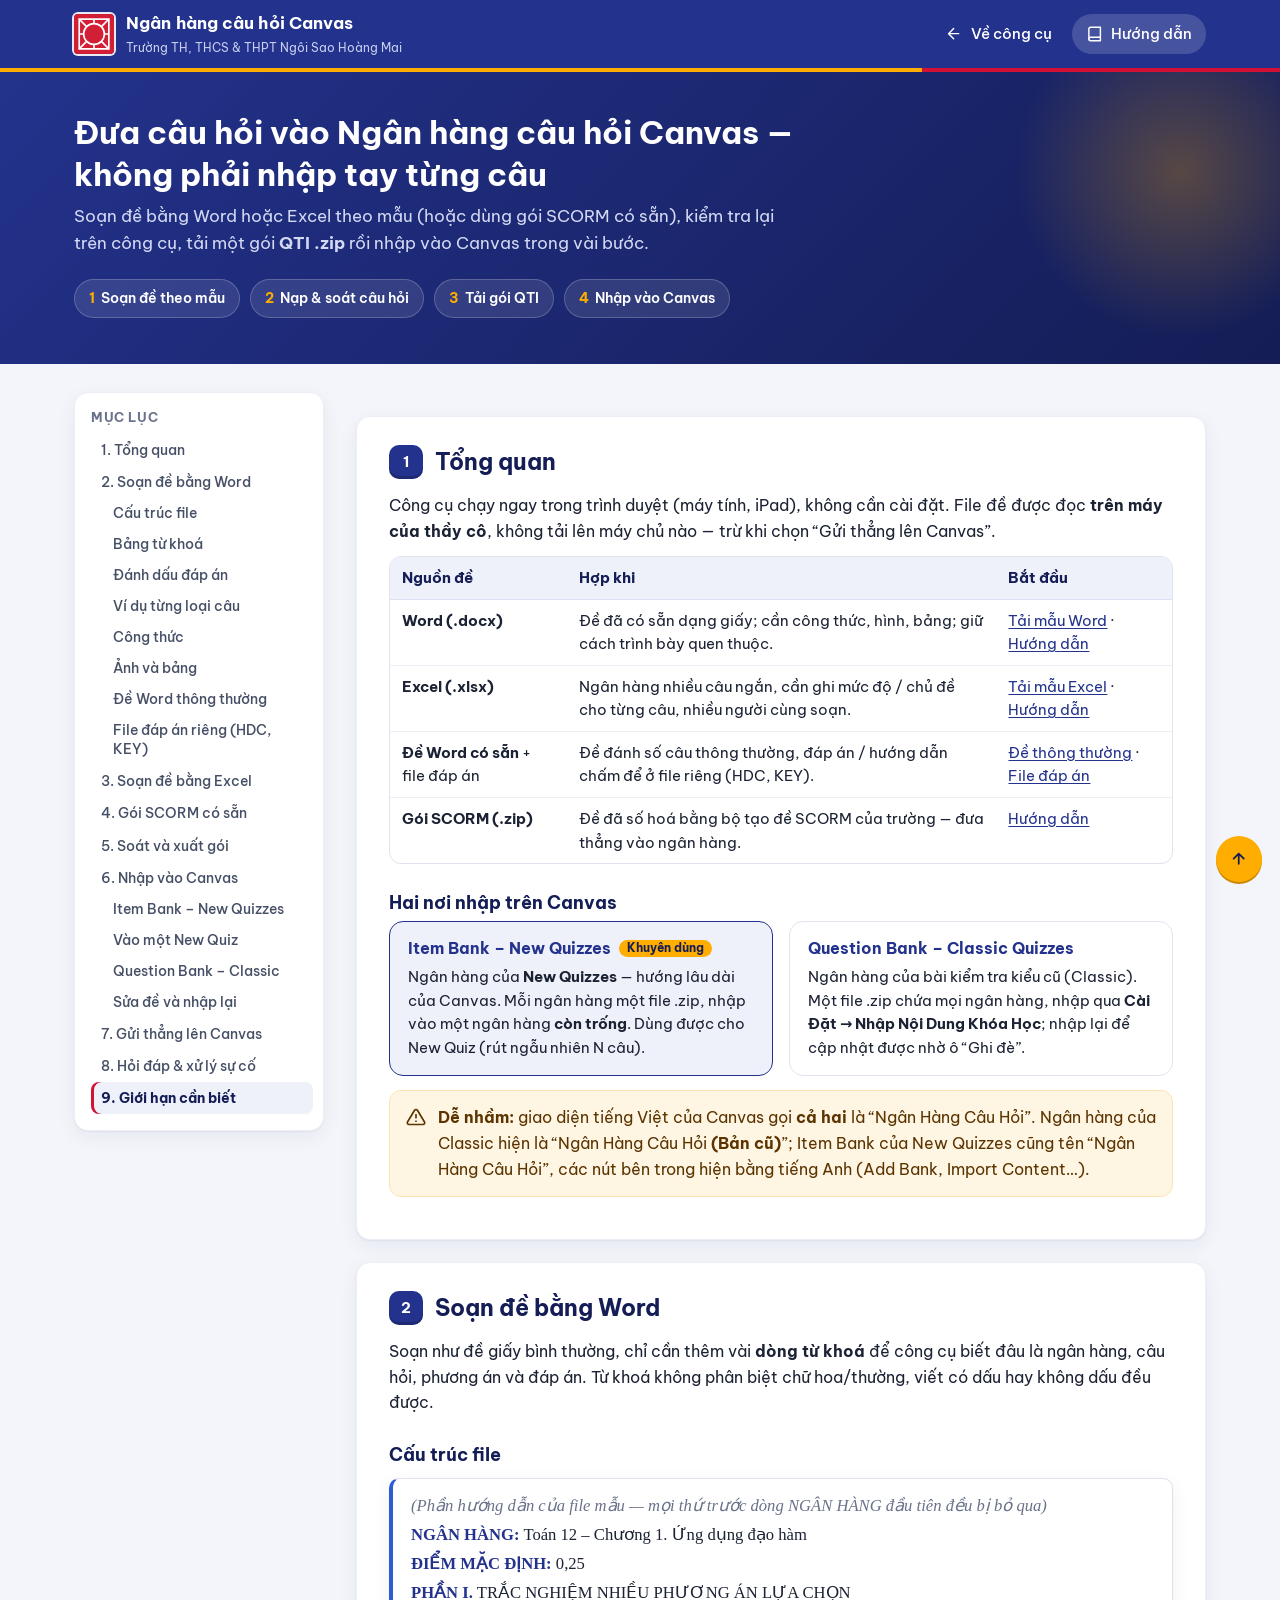
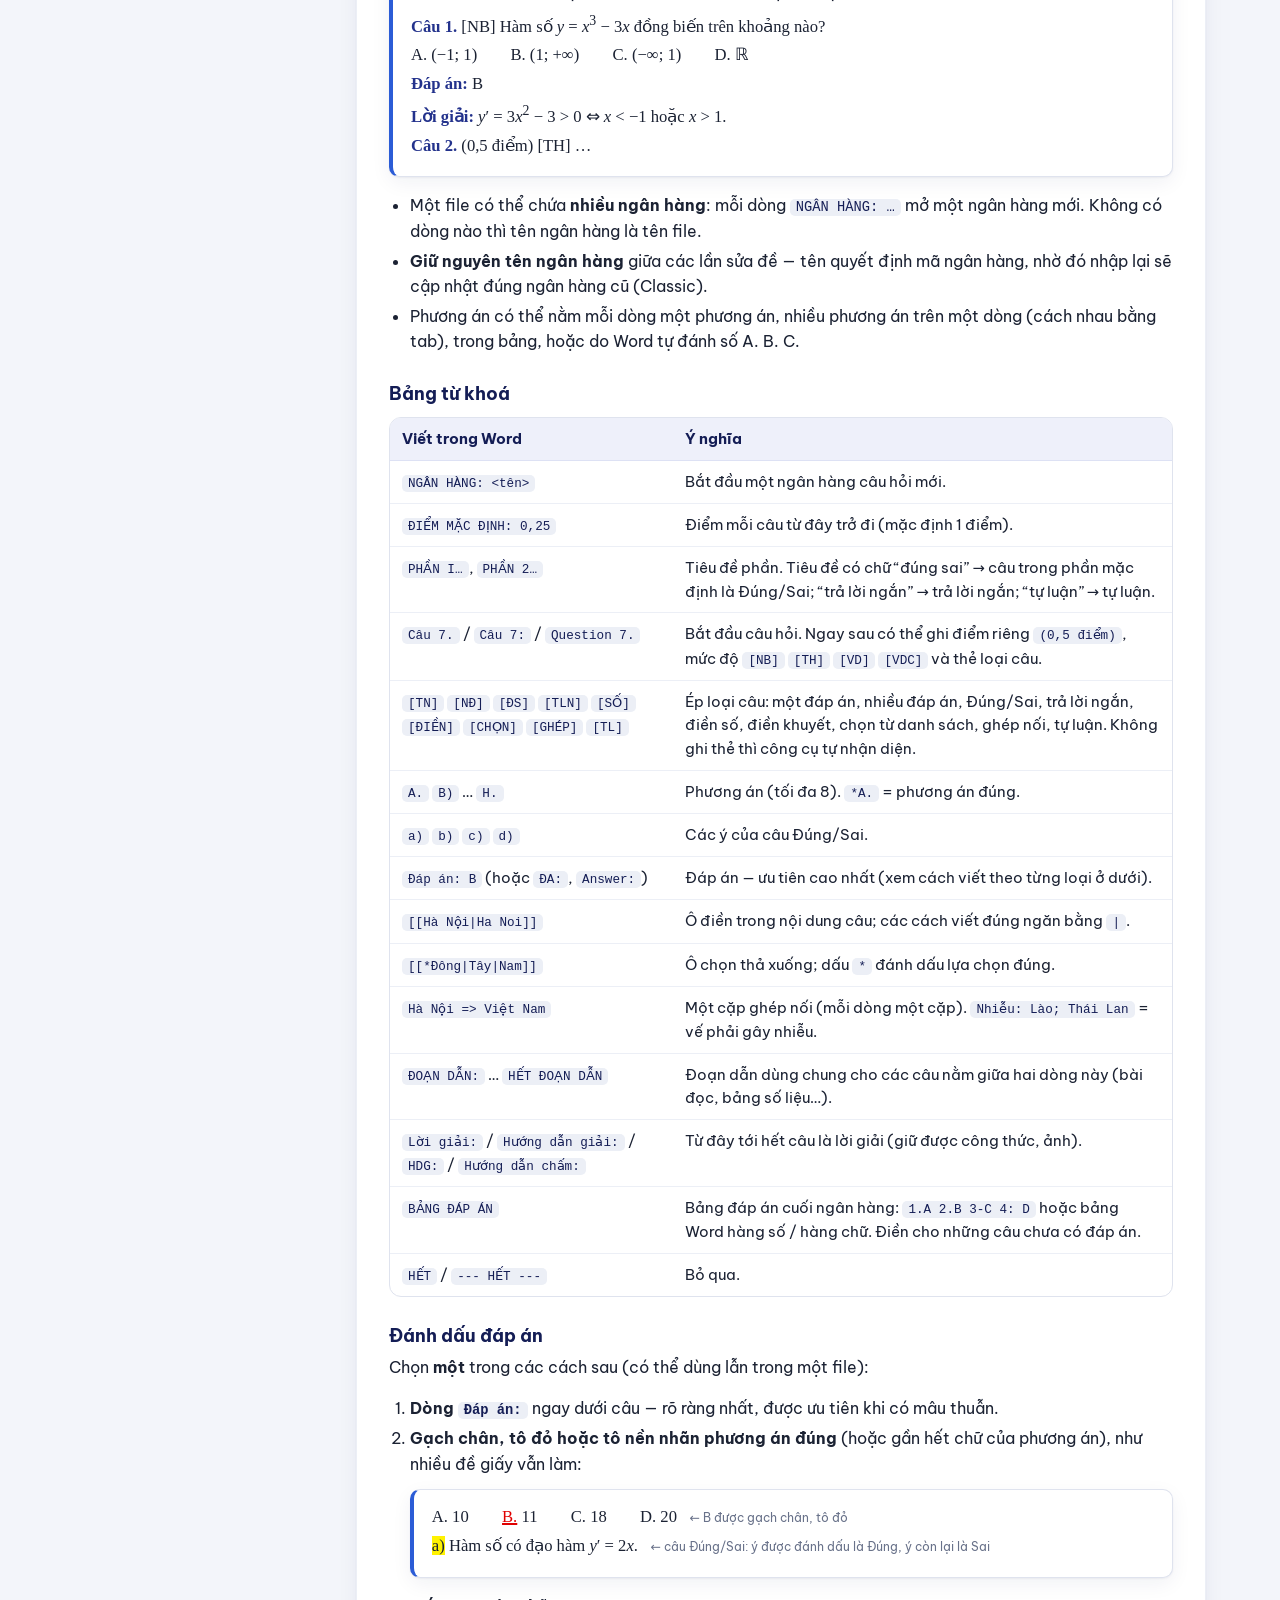
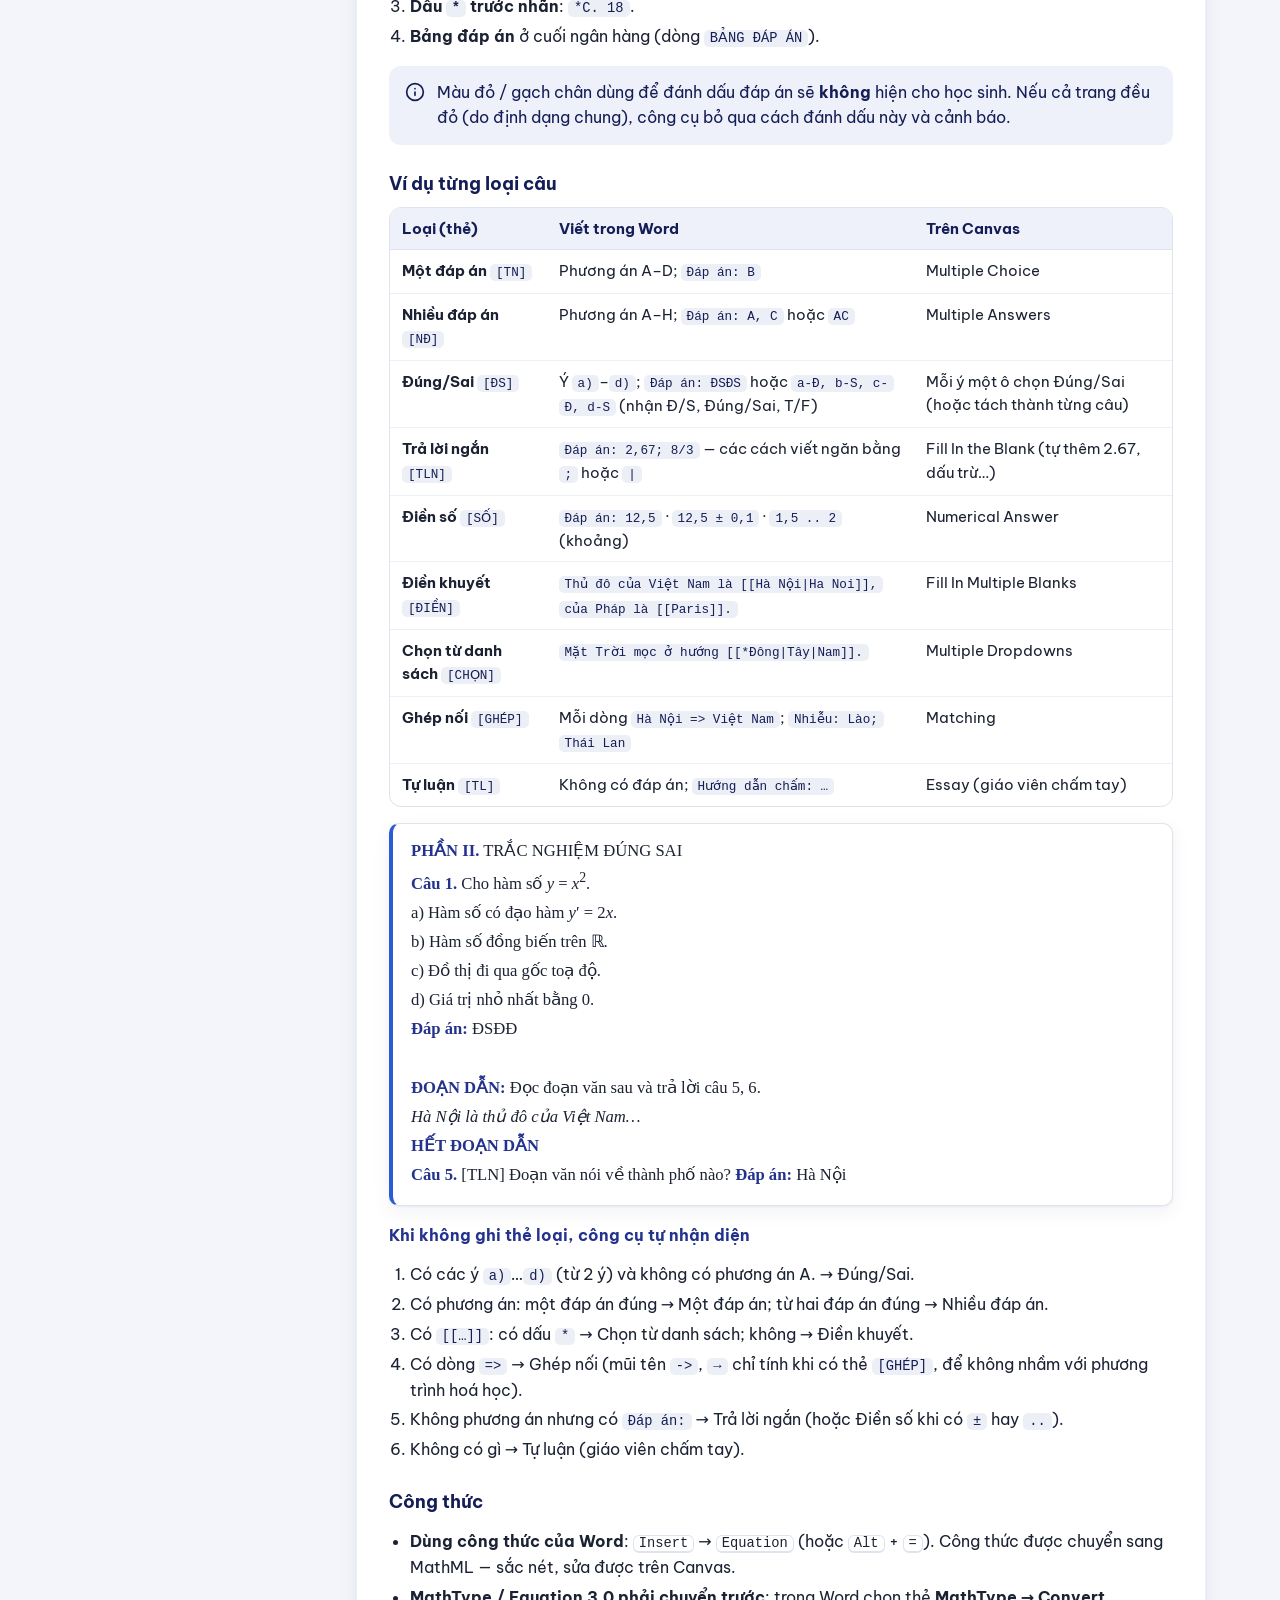
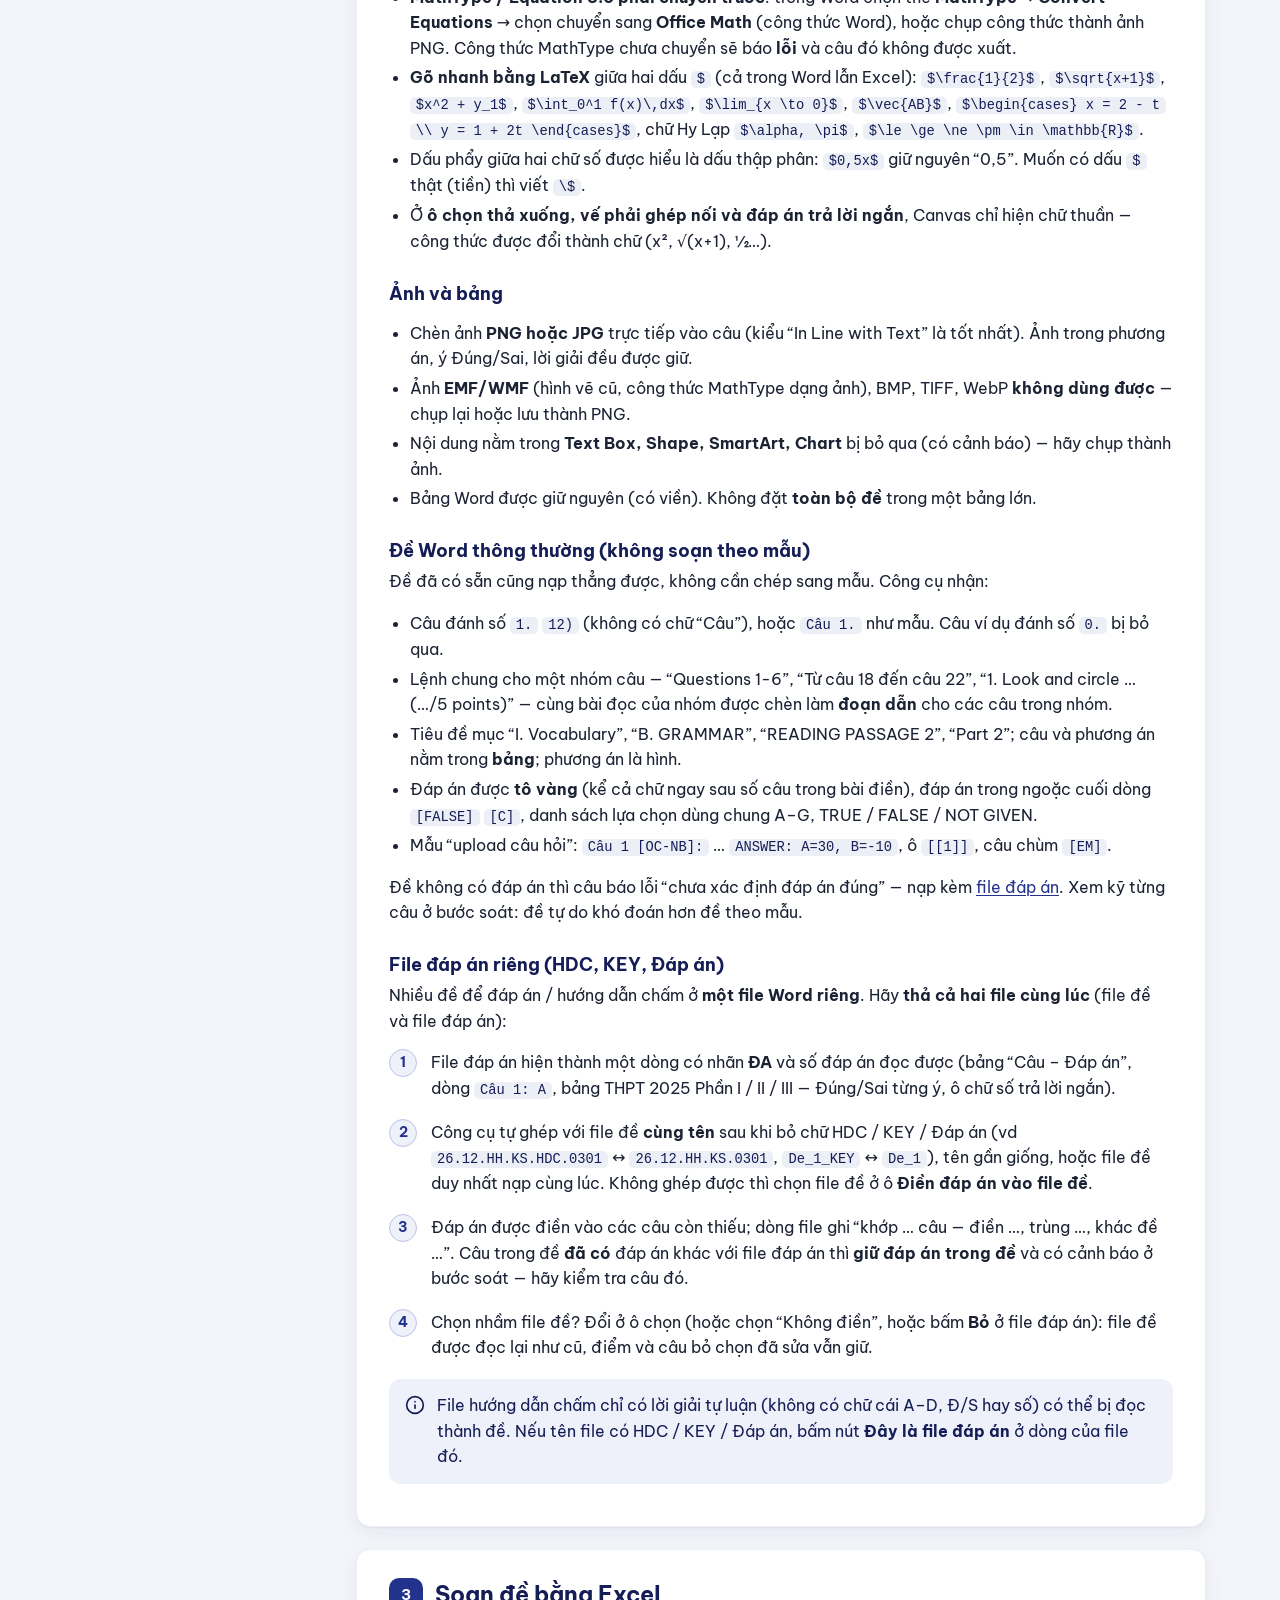
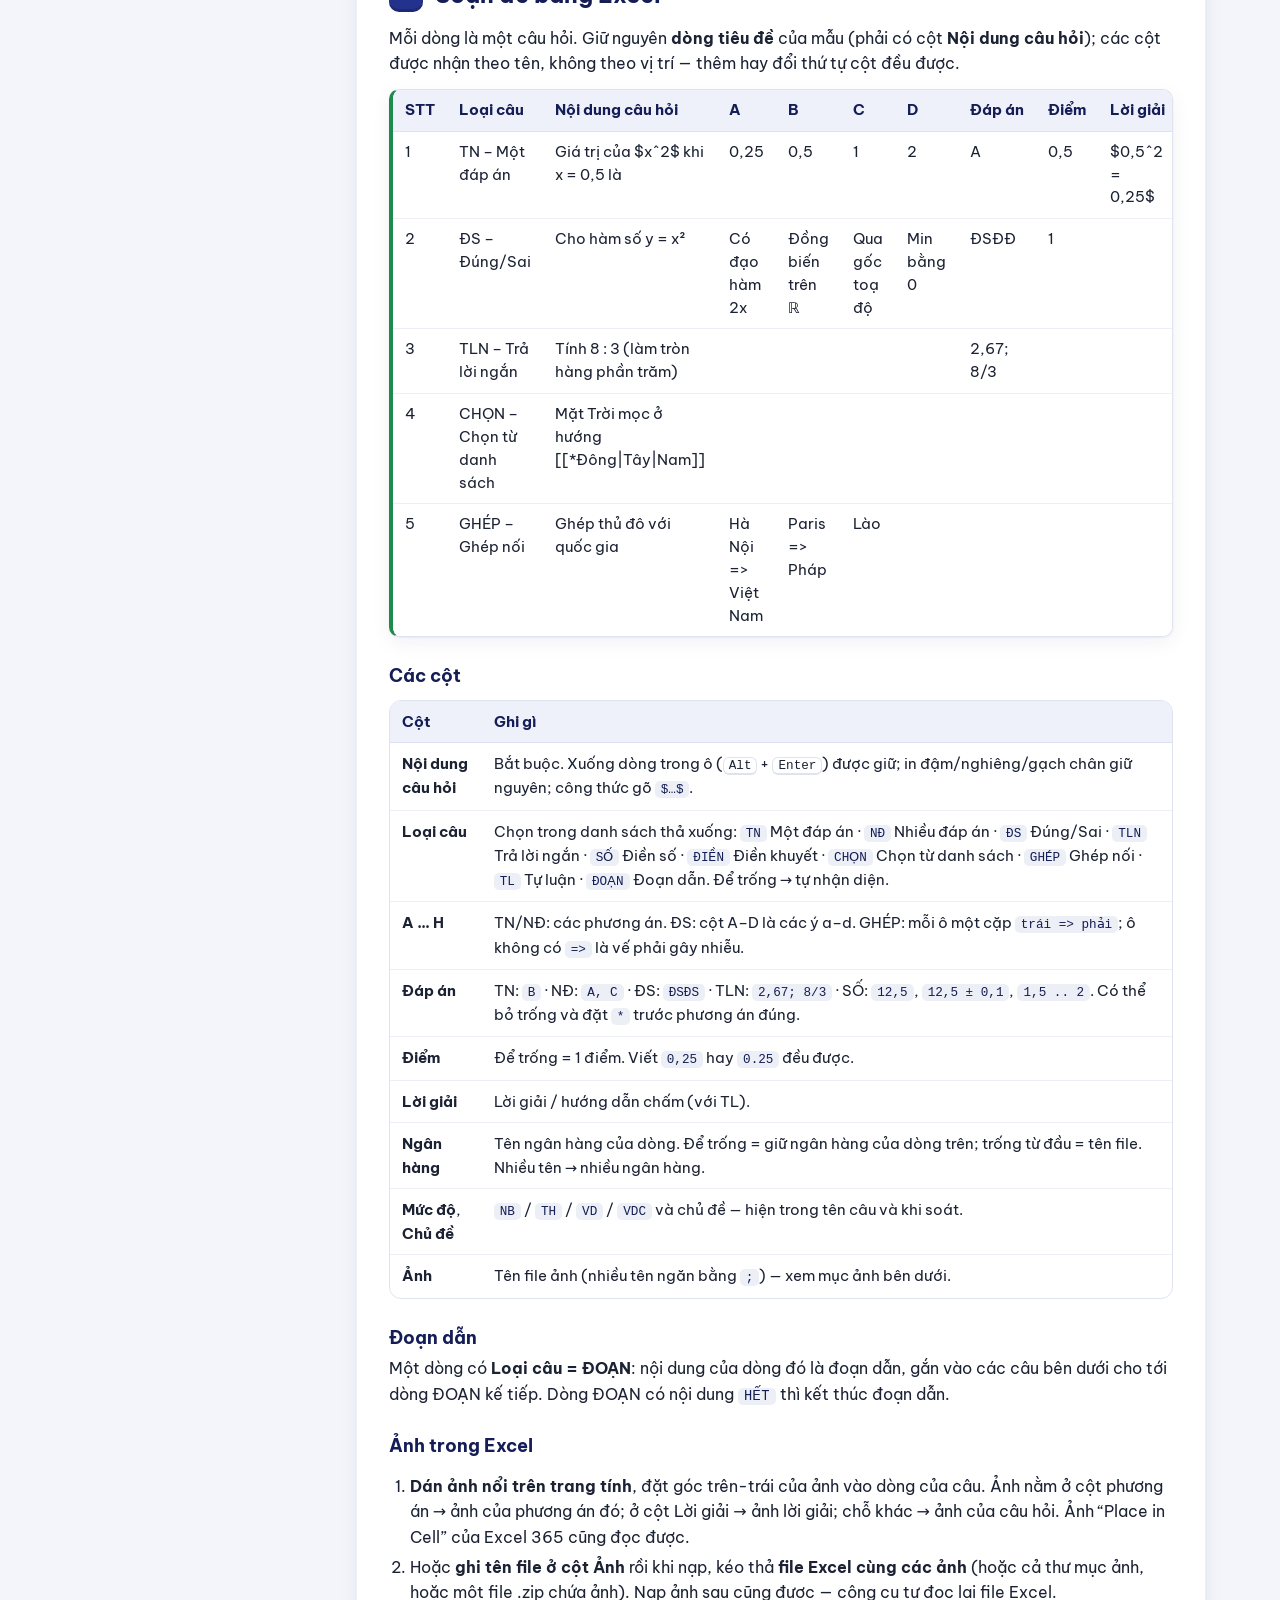
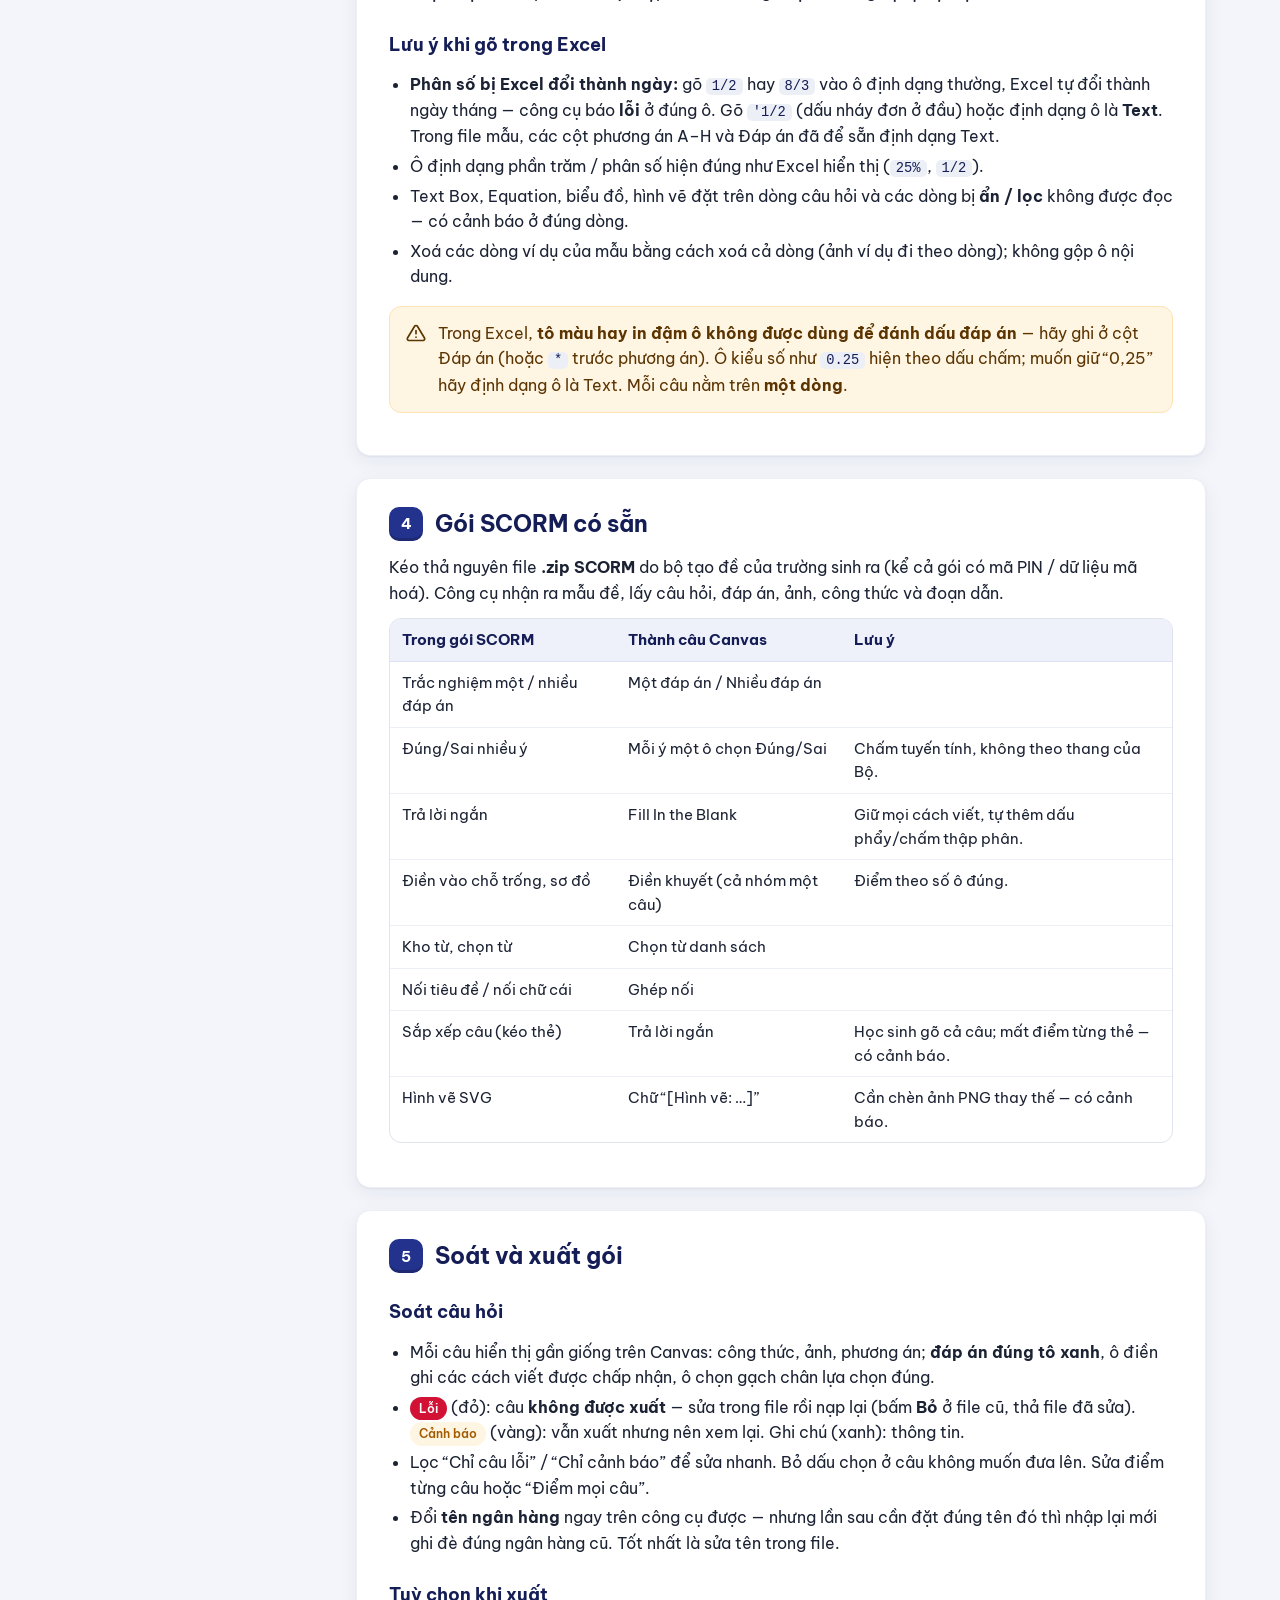
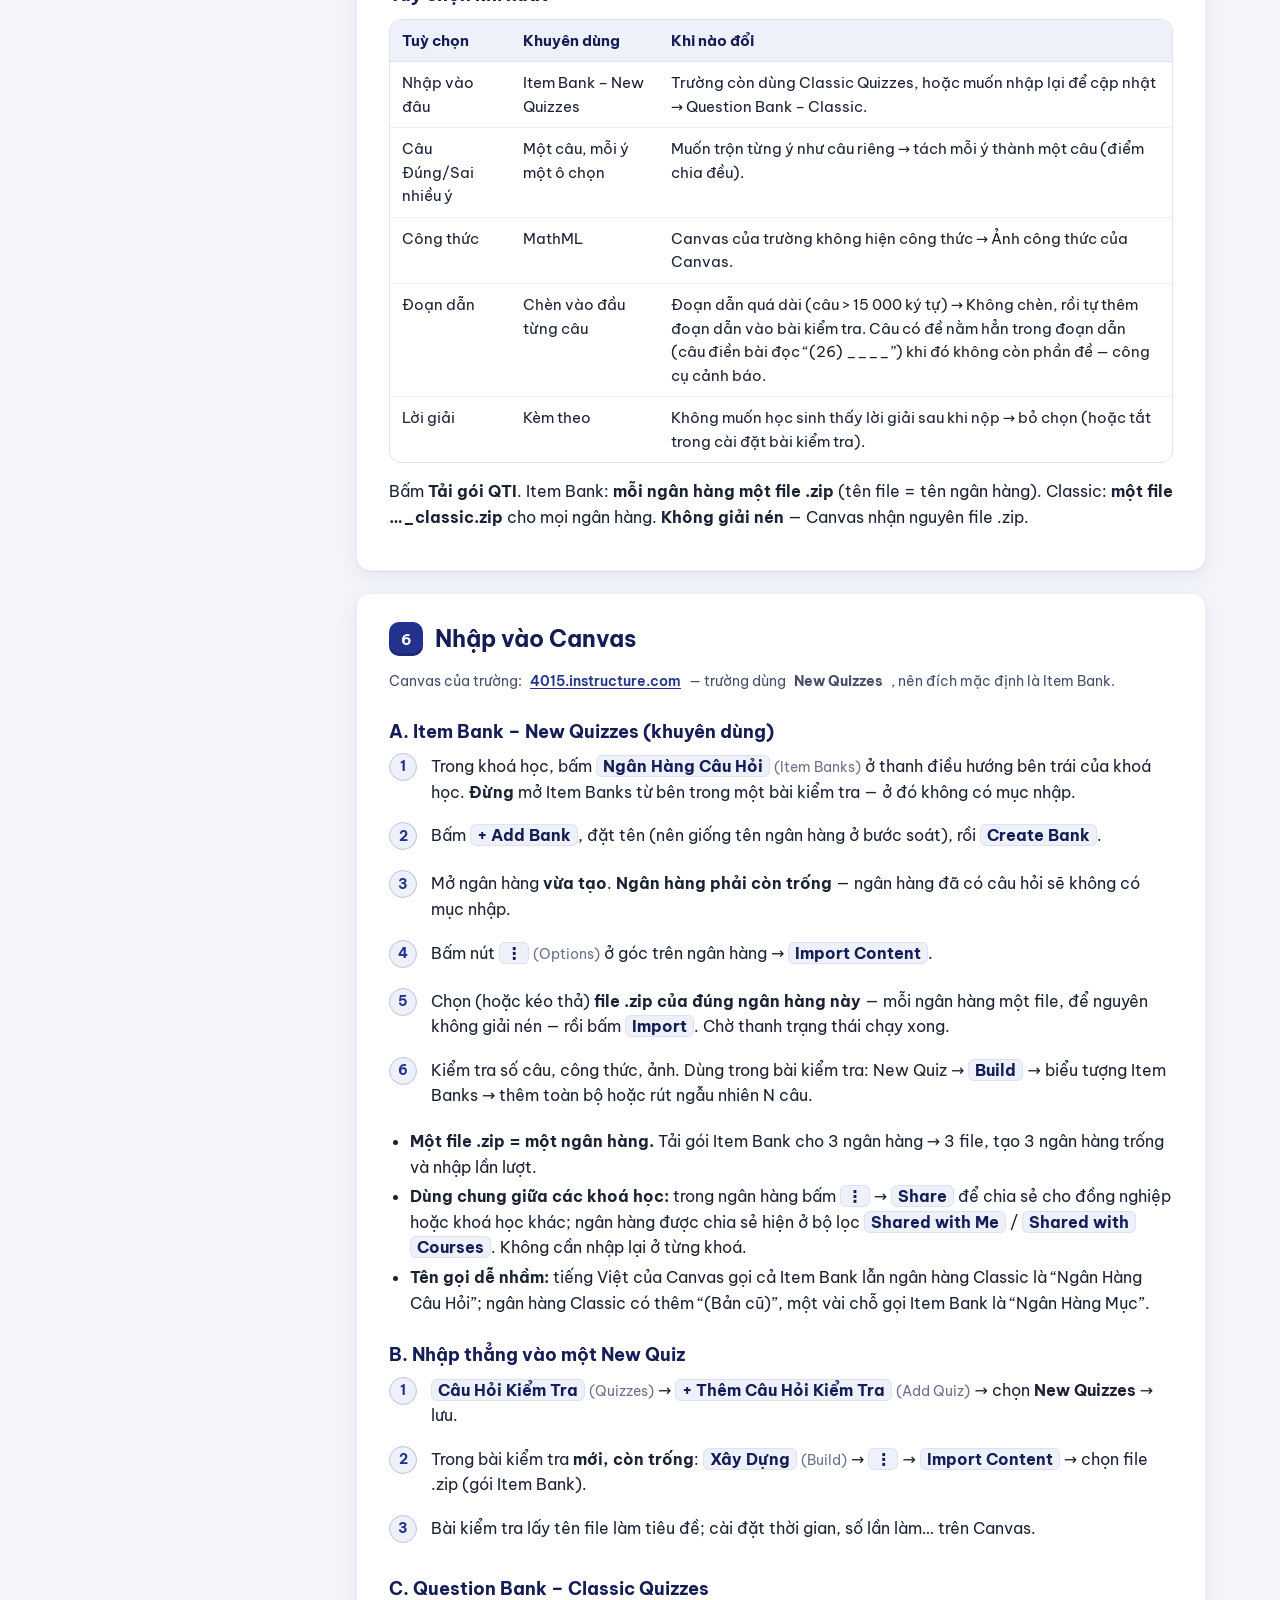
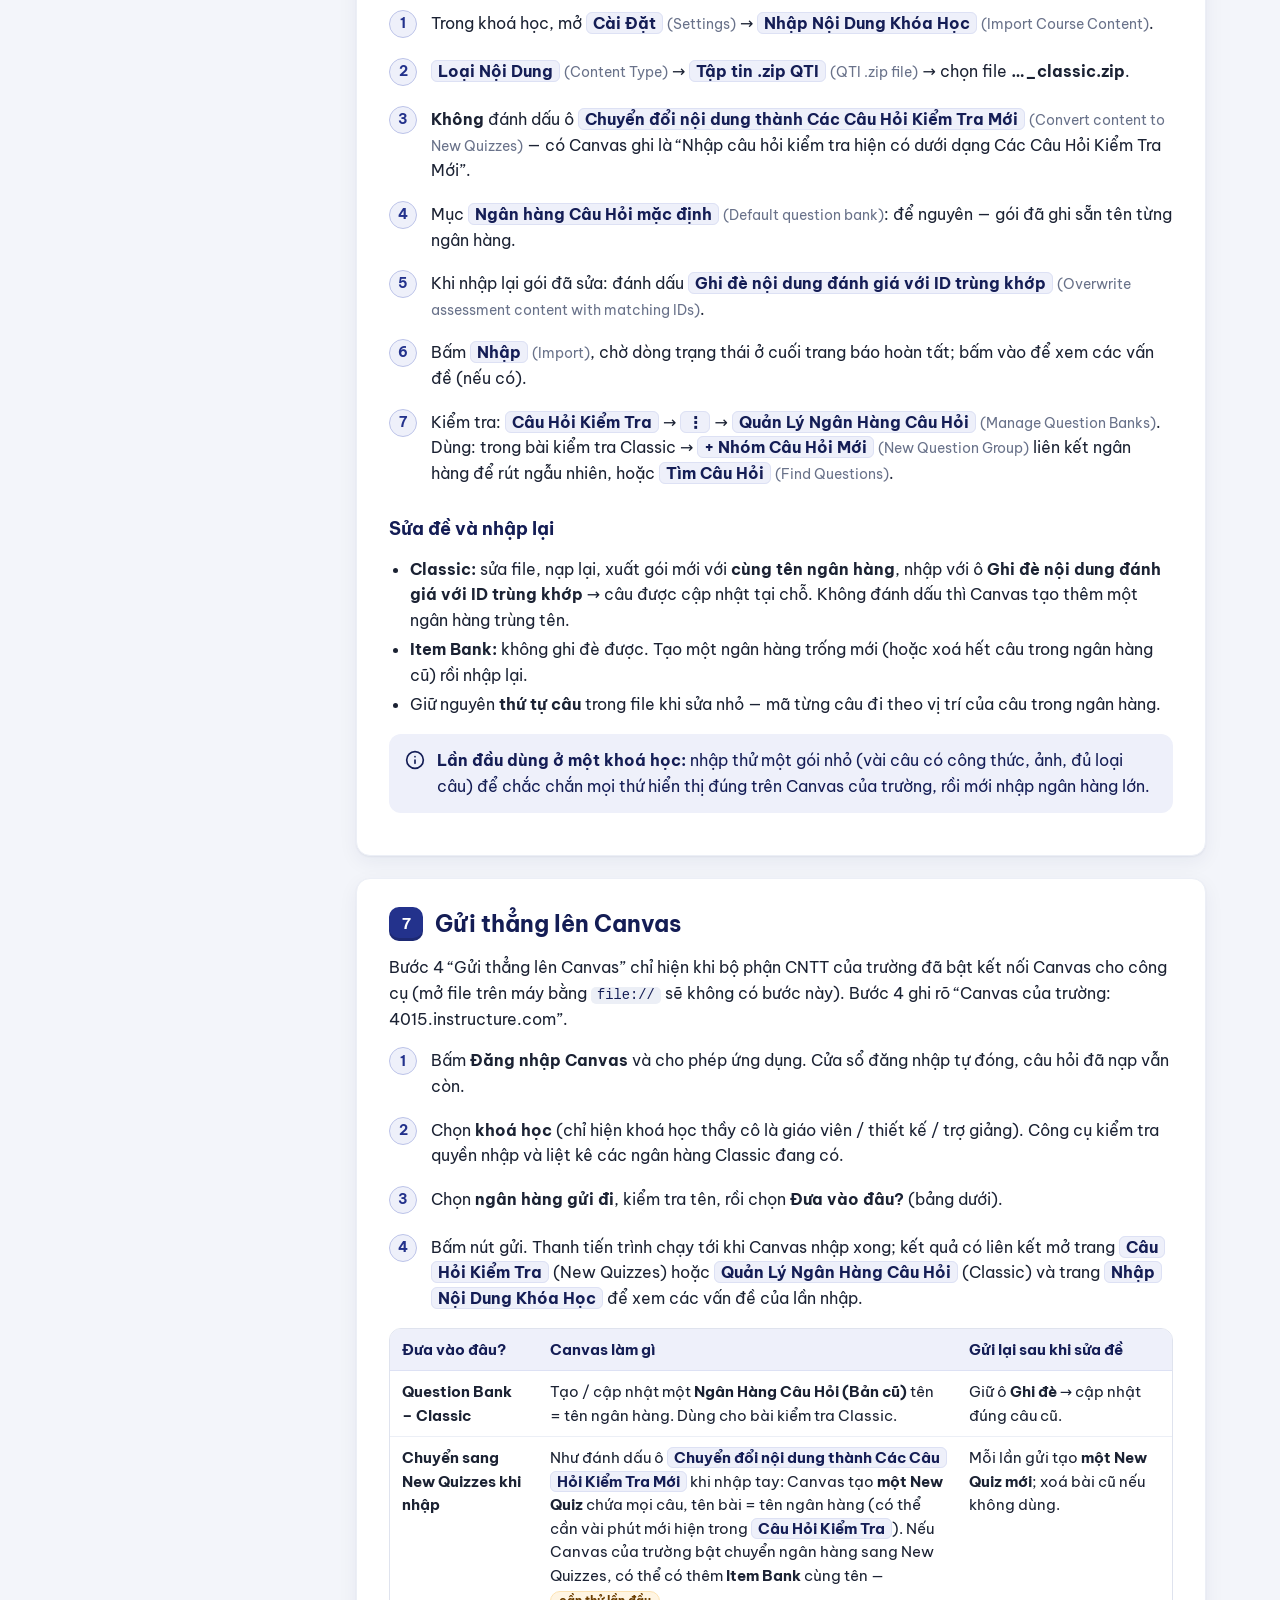
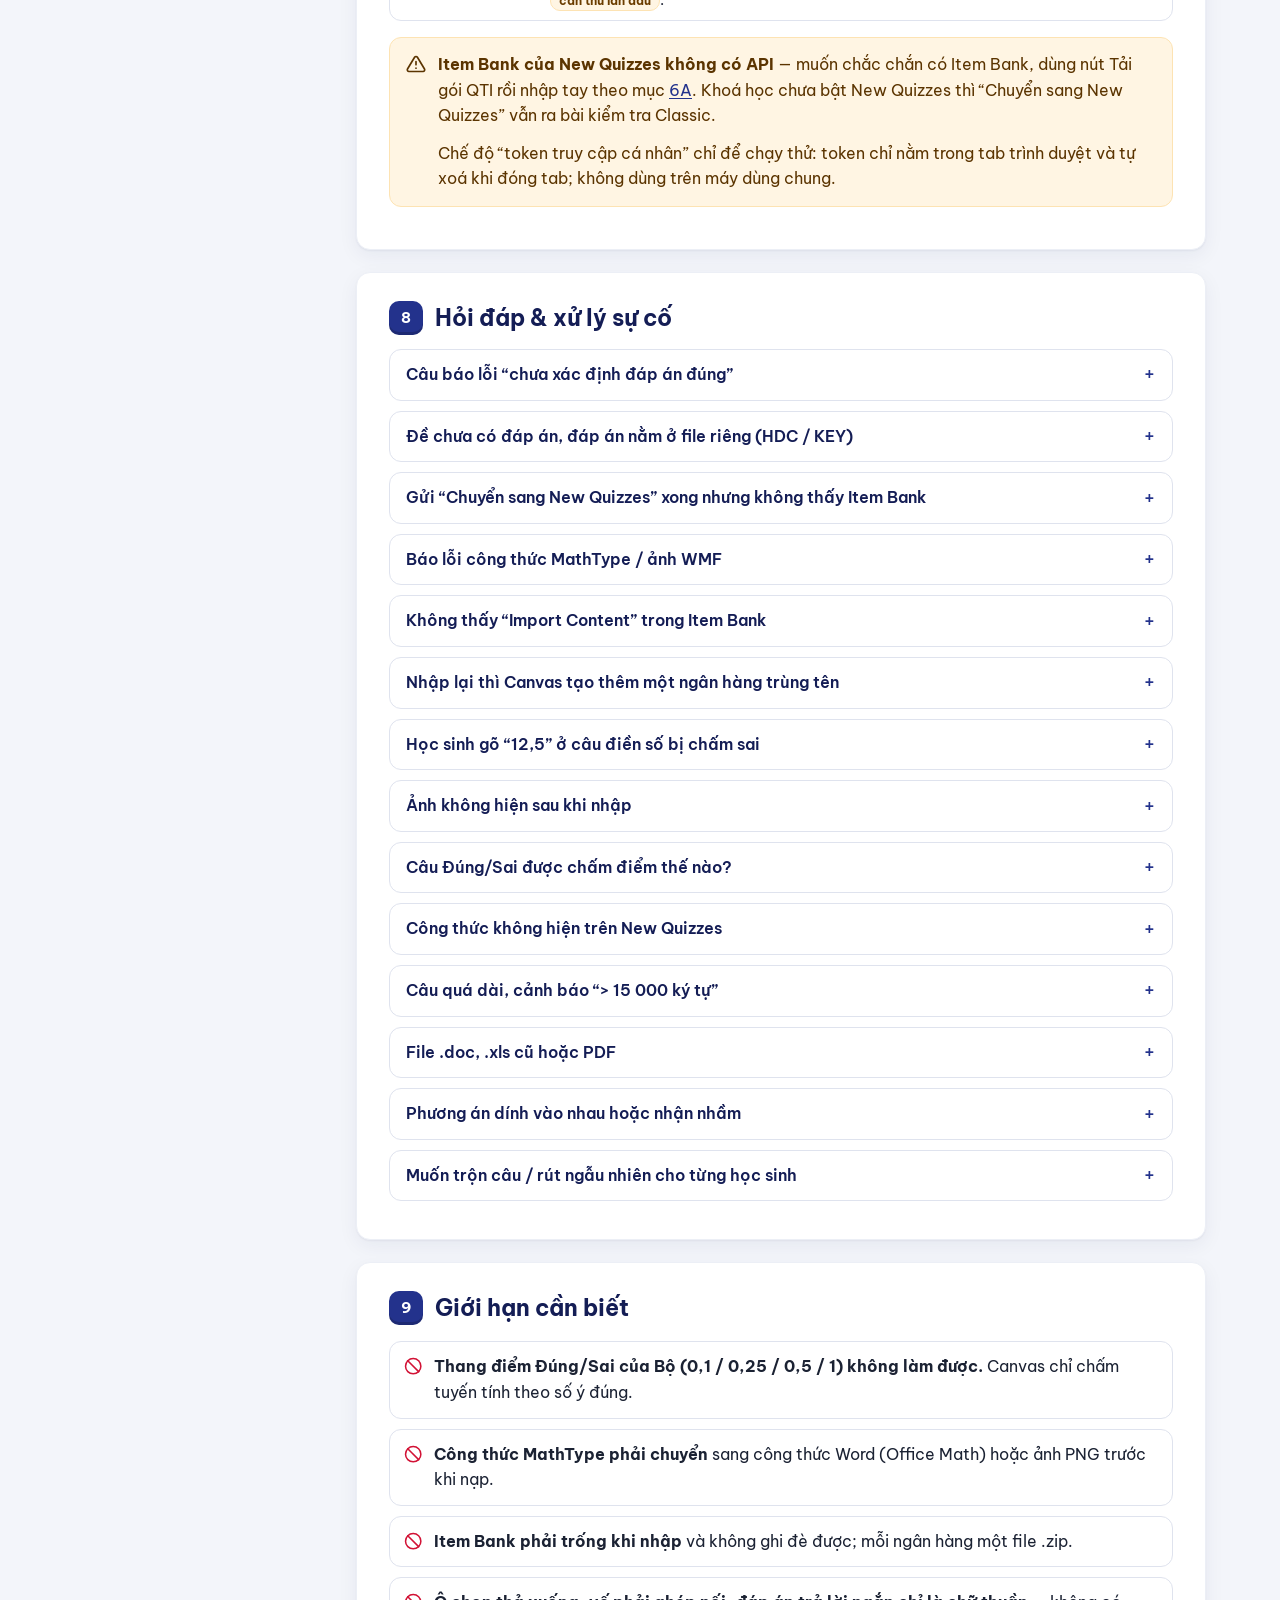
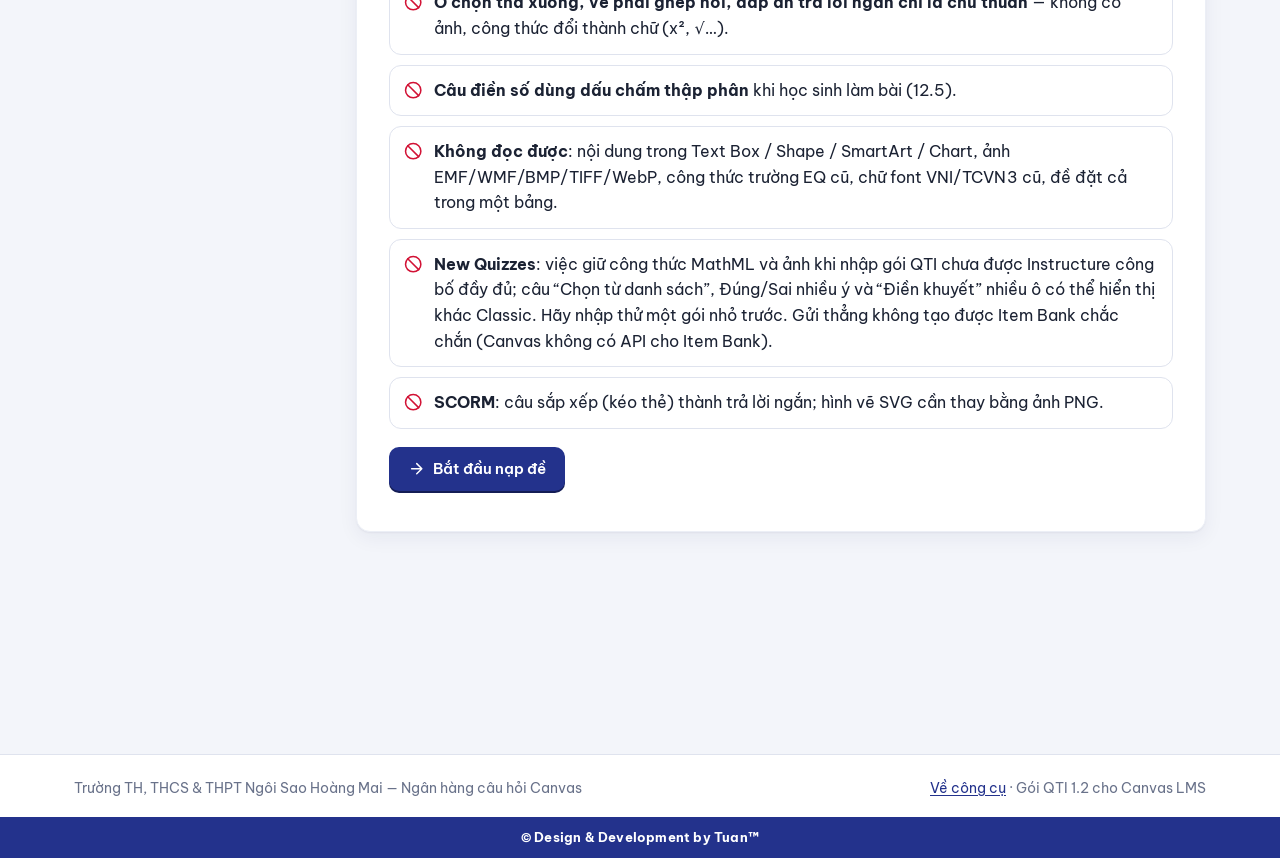
<file: huong-dan.html>
<!doctype html>
<html lang="vi">
<head>
<meta charset="utf-8">
<meta name="viewport" content="width=device-width, initial-scale=1, viewport-fit=cover">
<title>Hướng dẫn — Ngân hàng câu hỏi Canvas</title>
<meta name="description" content="Hướng dẫn soạn đề Word/Excel theo mẫu, nạp gói SCORM, xuất gói QTI và nhập vào Ngân hàng câu hỏi Canvas (Item Bank – New Quizzes và Question Bank – Classic Quizzes).">
<meta name="theme-color" content="#23328C">
<link rel="icon" href="assets/logo.svg" type="image/svg+xml">
<link rel="preconnect" href="https://fonts.googleapis.com">
<link rel="preconnect" href="https://fonts.gstatic.com" crossorigin>
<link rel="stylesheet" href="https://fonts.googleapis.com/css2?family=Be+Vietnam+Pro:ital,wght@0,400;0,500;0,600;0,700;1,400&amp;display=swap">
<link rel="stylesheet" href="assets/app.css">
</head>
<body>
<a class="skip-link" href="#noi-dung">Bỏ qua, tới nội dung chính</a>

<header class="topbar">
  <div class="wrap topbar-in">
    <a class="brand" href="index.html" aria-label="Về trang Ngân hàng câu hỏi Canvas">
      <span class="brand-mark" aria-hidden="true"><img src="assets/logo.svg" alt="" width="40" height="40"></span>
      <span class="brand-text"><strong>Ngân hàng câu hỏi Canvas</strong><small>Trường TH, THCS &amp; THPT Ngôi Sao Hoàng Mai</small></span>
    </a>
    <nav class="topnav" aria-label="Liên kết">
      <a href="index.html"><span class="icon" aria-hidden="true"><svg viewBox="0 0 24 24" fill="none" stroke="currentColor" stroke-width="2" stroke-linecap="round" stroke-linejoin="round"><path d="M19 12H5M12 19l-7-7 7-7"/></svg></span><span class="lbl">Về công cụ</span></a>
      <a href="huong-dan.html" aria-current="page"><span class="icon" aria-hidden="true"><svg viewBox="0 0 24 24" fill="none" stroke="currentColor" stroke-width="2" stroke-linecap="round" stroke-linejoin="round"><path d="M4 19.5A2.5 2.5 0 0 1 6.5 17H20V3H6.5A2.5 2.5 0 0 0 4 5.5z"/><path d="M4 19.5A2.5 2.5 0 0 0 6.5 22H20v-5"/></svg></span><span class="lbl">Hướng dẫn</span></a>
    </nav>
  </div>
</header>

<div class="hd-hero">
  <div class="wrap">
    <h1>Đưa câu hỏi vào Ngân hàng câu hỏi Canvas — không phải nhập tay từng câu</h1>
    <p>Soạn đề bằng Word hoặc Excel theo mẫu (hoặc dùng gói SCORM có sẵn), kiểm tra lại trên công cụ, tải một gói <b>QTI .zip</b> rồi nhập vào Canvas trong vài bước.</p>
    <div class="hd-flow" aria-label="Quy trình">
      <span><b>1</b>Soạn đề theo mẫu</span>
      <span><b>2</b>Nạp &amp; soát câu hỏi</span>
      <span><b>3</b>Tải gói QTI</span>
      <span><b>4</b>Nhập vào Canvas</span>
    </div>
  </div>
</div>

<div class="wrap hd-layout">
  <nav class="hd-toc" aria-label="Mục lục">
    <h2>Mục lục</h2>
    <ol>
      <li><a href="#tong-quan">1. Tổng quan</a></li>
      <li><a href="#word">2. Soạn đề bằng Word</a>
        <ol>
          <li><a href="#word-cau-truc">Cấu trúc file</a></li>
          <li><a href="#word-tu-khoa">Bảng từ khoá</a></li>
          <li><a href="#word-dap-an">Đánh dấu đáp án</a></li>
          <li><a href="#word-loai">Ví dụ từng loại câu</a></li>
          <li><a href="#cong-thuc">Công thức</a></li>
          <li><a href="#anh">Ảnh và bảng</a></li>
          <li><a href="#de-thuong">Đề Word thông thường</a></li>
          <li><a href="#file-dap-an">File đáp án riêng (HDC, KEY)</a></li>
        </ol>
      </li>
      <li><a href="#excel">3. Soạn đề bằng Excel</a></li>
      <li><a href="#scorm">4. Gói SCORM có sẵn</a></li>
      <li><a href="#soat-xuat">5. Soát và xuất gói</a></li>
      <li><a href="#nhap-canvas">6. Nhập vào Canvas</a>
        <ol>
          <li><a href="#nhap-item-bank">Item Bank – New Quizzes</a></li>
          <li><a href="#nhap-new-quiz">Vào một New Quiz</a></li>
          <li><a href="#nhap-classic">Question Bank – Classic</a></li>
          <li><a href="#nhap-lai">Sửa đề và nhập lại</a></li>
        </ol>
      </li>
      <li><a href="#gui-thang">7. Gửi thẳng lên Canvas</a></li>
      <li><a href="#hoi-dap">8. Hỏi đáp &amp; xử lý sự cố</a></li>
      <li><a href="#gioi-han">9. Giới hạn cần biết</a></li>
    </ol>
  </nav>

  <main id="noi-dung" class="hd-doc" tabindex="-1">

    <!-- ===================== 1. TỔNG QUAN ===================== -->
    <section id="tong-quan" aria-labelledby="h-tong-quan">
      <h2 id="h-tong-quan"><span class="step-no" aria-hidden="true">1</span>Tổng quan</h2>
      <p>Công cụ chạy ngay trong trình duyệt (máy tính, iPad), không cần cài đặt. File đề được đọc <b>trên máy của thầy cô</b>, không tải lên máy chủ nào — trừ khi chọn “Gửi thẳng lên Canvas”.</p>
      <div class="tbl-scroll">
        <table class="tbl">
          <thead><tr><th scope="col">Nguồn đề</th><th scope="col">Hợp khi</th><th scope="col">Bắt đầu</th></tr></thead>
          <tbody>
            <tr><td><b>Word (.docx)</b></td><td>Đề đã có sẵn dạng giấy; cần công thức, hình, bảng; giữ cách trình bày quen thuộc.</td><td><a href="mau/Mau-ngan-hang-cau-hoi.docx" download>Tải mẫu Word</a> · <a href="#word">Hướng dẫn</a></td></tr>
            <tr><td><b>Excel (.xlsx)</b></td><td>Ngân hàng nhiều câu ngắn, cần ghi mức độ / chủ đề cho từng câu, nhiều người cùng soạn.</td><td><a href="mau/Mau-ngan-hang-cau-hoi.xlsx" download>Tải mẫu Excel</a> · <a href="#excel">Hướng dẫn</a></td></tr>
            <tr><td><b>Đề Word có sẵn</b> + file đáp án</td><td>Đề đánh số câu thông thường, đáp án / hướng dẫn chấm để ở file riêng (HDC, KEY).</td><td><a href="#de-thuong">Đề thông thường</a> · <a href="#file-dap-an">File đáp án</a></td></tr>
            <tr><td><b>Gói SCORM (.zip)</b></td><td>Đề đã số hoá bằng bộ tạo đề SCORM của trường — đưa thẳng vào ngân hàng.</td><td><a href="#scorm">Hướng dẫn</a></td></tr>
          </tbody>
        </table>
      </div>
      <h3>Hai nơi nhập trên Canvas</h3>
      <div class="two-col">
        <div class="target-card rec">
          <h4>Item Bank – New Quizzes <span class="tag-rec">Khuyên dùng</span></h4>
          <p>Ngân hàng của <b>New Quizzes</b> — hướng lâu dài của Canvas. Mỗi ngân hàng một file .zip, nhập vào một ngân hàng <b>còn trống</b>. Dùng được cho New Quiz (rút ngẫu nhiên N câu).</p>
        </div>
        <div class="target-card">
          <h4>Question Bank – Classic Quizzes</h4>
          <p>Ngân hàng của bài kiểm tra kiểu cũ (Classic). Một file .zip chứa mọi ngân hàng, nhập qua <b>Cài Đặt → Nhập Nội Dung Khóa Học</b>; nhập lại để cập nhật được nhờ ô “Ghi đè”.</p>
        </div>
      </div>
      <div class="callout c-warn"><span class="icon" aria-hidden="true"><svg viewBox="0 0 24 24" fill="none" stroke="currentColor" stroke-width="2" stroke-linecap="round" stroke-linejoin="round"><path d="M10.3 3.9L1.8 18a2 2 0 0 0 1.7 3h17a2 2 0 0 0 1.7-3L13.7 3.9a2 2 0 0 0-3.4 0z"/><path d="M12 9v4M12 17h.01"/></svg></span>
        <div><p><b>Dễ nhầm:</b> giao diện tiếng Việt của Canvas gọi <b>cả hai</b> là “Ngân Hàng Câu Hỏi”. Ngân hàng của Classic hiện là “Ngân Hàng Câu Hỏi <b>(Bản cũ)</b>”; Item Bank của New Quizzes cũng tên “Ngân Hàng Câu Hỏi”, các nút bên trong hiện bằng tiếng Anh (Add Bank, Import Content…).</p></div>
      </div>
    </section>

    <!-- ===================== 2. WORD ===================== -->
    <section id="word" aria-labelledby="h-word">
      <h2 id="h-word"><span class="step-no" aria-hidden="true">2</span>Soạn đề bằng Word</h2>
      <p>Soạn như đề giấy bình thường, chỉ cần thêm vài <b>dòng từ khoá</b> để công cụ biết đâu là ngân hàng, câu hỏi, phương án và đáp án. Từ khoá không phân biệt chữ hoa/thường, viết có dấu hay không dấu đều được.</p>

      <h3 id="word-cau-truc">Cấu trúc file</h3>
      <div class="doc-sample" aria-label="Ví dụ file Word">
        <p class="muted"><i>(Phần hướng dẫn của file mẫu — mọi thứ trước dòng NGÂN HÀNG đầu tiên đều bị bỏ qua)</i></p>
        <p><span class="kw">NGÂN HÀNG:</span> Toán 12 – Chương 1. Ứng dụng đạo hàm</p>
        <p><span class="kw">ĐIỂM MẶC ĐỊNH:</span> 0,25</p>
        <p><span class="kw">PHẦN I.</span> TRẮC NGHIỆM NHIỀU PHƯƠNG ÁN LỰA CHỌN</p>
        <p><span class="kw">Câu 1.</span> [NB] Hàm số <i>y</i> = <i>x</i><sup>3</sup> − 3<i>x</i> đồng biến trên khoảng nào?</p>
        <p>A. (−1; 1)&emsp;&emsp;B. (1; +∞)&emsp;&emsp;C. (−∞; 1)&emsp;&emsp;D. ℝ</p>
        <p><span class="kw">Đáp án:</span> B</p>
        <p><span class="kw">Lời giải:</span> <i>y</i>′ = 3<i>x</i><sup>2</sup> − 3 &gt; 0 ⇔ <i>x</i> &lt; −1 hoặc <i>x</i> &gt; 1.</p>
        <p><span class="kw">Câu 2.</span> (0,5 điểm) [TH] …</p>
      </div>
      <ul>
        <li>Một file có thể chứa <b>nhiều ngân hàng</b>: mỗi dòng <code>NGÂN HÀNG: …</code> mở một ngân hàng mới. Không có dòng nào thì tên ngân hàng là tên file.</li>
        <li><b>Giữ nguyên tên ngân hàng</b> giữa các lần sửa đề — tên quyết định mã ngân hàng, nhờ đó nhập lại sẽ cập nhật đúng ngân hàng cũ (Classic).</li>
        <li>Phương án có thể nằm mỗi dòng một phương án, nhiều phương án trên một dòng (cách nhau bằng tab), trong bảng, hoặc do Word tự đánh số A. B. C.</li>
      </ul>

      <h3 id="word-tu-khoa">Bảng từ khoá</h3>
      <div class="tbl-scroll">
        <table class="tbl">
          <thead><tr><th scope="col">Viết trong Word</th><th scope="col">Ý nghĩa</th></tr></thead>
          <tbody>
            <tr><td><code>NGÂN HÀNG: &lt;tên&gt;</code></td><td>Bắt đầu một ngân hàng câu hỏi mới.</td></tr>
            <tr><td><code>ĐIỂM MẶC ĐỊNH: 0,25</code></td><td>Điểm mỗi câu từ đây trở đi (mặc định 1 điểm).</td></tr>
            <tr><td><code>PHẦN I…</code>, <code>PHẦN 2…</code></td><td>Tiêu đề phần. Tiêu đề có chữ “đúng sai” → câu trong phần mặc định là Đúng/Sai; “trả lời ngắn” → trả lời ngắn; “tự luận” → tự luận.</td></tr>
            <tr><td><code>Câu 7.</code> / <code>Câu 7:</code> / <code>Question 7.</code></td><td>Bắt đầu câu hỏi. Ngay sau có thể ghi điểm riêng <code>(0,5 điểm)</code>, mức độ <code>[NB]</code> <code>[TH]</code> <code>[VD]</code> <code>[VDC]</code> và thẻ loại câu.</td></tr>
            <tr><td><code>[TN]</code> <code>[NĐ]</code> <code>[ĐS]</code> <code>[TLN]</code> <code>[SỐ]</code> <code>[ĐIỀN]</code> <code>[CHỌN]</code> <code>[GHÉP]</code> <code>[TL]</code></td><td>Ép loại câu: một đáp án, nhiều đáp án, Đúng/Sai, trả lời ngắn, điền số, điền khuyết, chọn từ danh sách, ghép nối, tự luận. Không ghi thẻ thì công cụ tự nhận diện.</td></tr>
            <tr><td><code>A.</code> <code>B)</code> … <code>H.</code></td><td>Phương án (tối đa 8). <code>*A.</code> = phương án đúng.</td></tr>
            <tr><td><code>a)</code> <code>b)</code> <code>c)</code> <code>d)</code></td><td>Các ý của câu Đúng/Sai.</td></tr>
            <tr><td><code>Đáp án: B</code> (hoặc <code>ĐA:</code>, <code>Answer:</code>)</td><td>Đáp án — ưu tiên cao nhất (xem cách viết theo từng loại ở dưới).</td></tr>
            <tr><td><code>[[Hà Nội|Ha Noi]]</code></td><td>Ô điền trong nội dung câu; các cách viết đúng ngăn bằng <code>|</code>.</td></tr>
            <tr><td><code>[[*Đông|Tây|Nam]]</code></td><td>Ô chọn thả xuống; dấu <code>*</code> đánh dấu lựa chọn đúng.</td></tr>
            <tr><td><code>Hà Nội =&gt; Việt Nam</code></td><td>Một cặp ghép nối (mỗi dòng một cặp). <code>Nhiễu: Lào; Thái Lan</code> = vế phải gây nhiễu.</td></tr>
            <tr><td><code>ĐOẠN DẪN:</code> … <code>HẾT ĐOẠN DẪN</code></td><td>Đoạn dẫn dùng chung cho các câu nằm giữa hai dòng này (bài đọc, bảng số liệu…).</td></tr>
            <tr><td><code>Lời giải:</code> / <code>Hướng dẫn giải:</code> / <code>HDG:</code> / <code>Hướng dẫn chấm:</code></td><td>Từ đây tới hết câu là lời giải (giữ được công thức, ảnh).</td></tr>
            <tr><td><code>BẢNG ĐÁP ÁN</code></td><td>Bảng đáp án cuối ngân hàng: <code>1.A 2.B 3-C 4: D</code> hoặc bảng Word hàng số / hàng chữ. Điền cho những câu chưa có đáp án.</td></tr>
            <tr><td><code>HẾT</code> / <code>--- HẾT ---</code></td><td>Bỏ qua.</td></tr>
          </tbody>
        </table>
      </div>

      <h3 id="word-dap-an">Đánh dấu đáp án</h3>
      <p>Chọn <b>một</b> trong các cách sau (có thể dùng lẫn trong một file):</p>
      <ol>
        <li><b>Dòng <code>Đáp án:</code></b> ngay dưới câu — rõ ràng nhất, được ưu tiên khi có mâu thuẫn.</li>
        <li><b>Gạch chân, tô đỏ hoặc tô nền nhãn phương án đúng</b> (hoặc gần hết chữ của phương án), như nhiều đề giấy vẫn làm:
          <div class="doc-sample"><p>A. 10&emsp;&emsp;<span class="mark-u mark-red">B.</span> 11&emsp;&emsp;C. 18&emsp;&emsp;D. 20 <span class="cmt">← B được gạch chân, tô đỏ</span></p>
          <p><span class="mark-hl">a)</span> Hàm số có đạo hàm <i>y</i>′ = 2<i>x</i>. <span class="cmt">← câu Đúng/Sai: ý được đánh dấu là Đúng, ý còn lại là Sai</span></p></div>
        </li>
        <li><b>Dấu <code>*</code> trước nhãn</b>: <code>*C. 18</code>.</li>
        <li><b>Bảng đáp án</b> ở cuối ngân hàng (dòng <code>BẢNG ĐÁP ÁN</code>).</li>
      </ol>
      <div class="callout c-info"><span class="icon" aria-hidden="true"><svg viewBox="0 0 24 24" fill="none" stroke="currentColor" stroke-width="2" stroke-linecap="round" stroke-linejoin="round"><circle cx="12" cy="12" r="10"/><path d="M12 16v-4M12 8h.01"/></svg></span>
        <div><p>Màu đỏ / gạch chân dùng để đánh dấu đáp án sẽ <b>không</b> hiện cho học sinh. Nếu cả trang đều đỏ (do định dạng chung), công cụ bỏ qua cách đánh dấu này và cảnh báo.</p></div>
      </div>

      <h3 id="word-loai">Ví dụ từng loại câu</h3>
      <div class="tbl-scroll">
        <table class="tbl">
          <thead><tr><th scope="col">Loại (thẻ)</th><th scope="col">Viết trong Word</th><th scope="col">Trên Canvas</th></tr></thead>
          <tbody>
            <tr><td><b>Một đáp án</b> <code>[TN]</code></td><td>Phương án A–D; <code>Đáp án: B</code></td><td>Multiple Choice</td></tr>
            <tr><td><b>Nhiều đáp án</b> <code>[NĐ]</code></td><td>Phương án A–H; <code>Đáp án: A, C</code> hoặc <code>AC</code></td><td>Multiple Answers</td></tr>
            <tr><td><b>Đúng/Sai</b> <code>[ĐS]</code></td><td>Ý <code>a)</code>–<code>d)</code>; <code>Đáp án: ĐSĐS</code> hoặc <code>a-Đ, b-S, c-Đ, d-S</code> (nhận Đ/S, Đúng/Sai, T/F)</td><td>Mỗi ý một ô chọn Đúng/Sai (hoặc tách thành từng câu)</td></tr>
            <tr><td><b>Trả lời ngắn</b> <code>[TLN]</code></td><td><code>Đáp án: 2,67; 8/3</code> — các cách viết ngăn bằng <code>;</code> hoặc <code>|</code></td><td>Fill In the Blank (tự thêm 2.67, dấu trừ…)</td></tr>
            <tr><td><b>Điền số</b> <code>[SỐ]</code></td><td><code>Đáp án: 12,5</code> · <code>12,5 ± 0,1</code> · <code>1,5 .. 2</code> (khoảng)</td><td>Numerical Answer</td></tr>
            <tr><td><b>Điền khuyết</b> <code>[ĐIỀN]</code></td><td><code>Thủ đô của Việt Nam là [[Hà Nội|Ha Noi]], của Pháp là [[Paris]].</code></td><td>Fill In Multiple Blanks</td></tr>
            <tr><td><b>Chọn từ danh sách</b> <code>[CHỌN]</code></td><td><code>Mặt Trời mọc ở hướng [[*Đông|Tây|Nam]].</code></td><td>Multiple Dropdowns</td></tr>
            <tr><td><b>Ghép nối</b> <code>[GHÉP]</code></td><td>Mỗi dòng <code>Hà Nội =&gt; Việt Nam</code>; <code>Nhiễu: Lào; Thái Lan</code></td><td>Matching</td></tr>
            <tr><td><b>Tự luận</b> <code>[TL]</code></td><td>Không có đáp án; <code>Hướng dẫn chấm: …</code></td><td>Essay (giáo viên chấm tay)</td></tr>
          </tbody>
        </table>
      </div>
      <div class="doc-sample" aria-label="Ví dụ câu Đúng/Sai và đoạn dẫn">
        <p><span class="kw">PHẦN II.</span> TRẮC NGHIỆM ĐÚNG SAI</p>
        <p><span class="kw">Câu 1.</span> Cho hàm số <i>y</i> = <i>x</i><sup>2</sup>.</p>
        <p>a) Hàm số có đạo hàm <i>y</i>′ = 2<i>x</i>.</p>
        <p>b) Hàm số đồng biến trên ℝ.</p>
        <p>c) Đồ thị đi qua gốc toạ độ.</p>
        <p>d) Giá trị nhỏ nhất bằng 0.</p>
        <p><span class="kw">Đáp án:</span> ĐSĐĐ</p>
        <p>&nbsp;</p>
        <p><span class="kw">ĐOẠN DẪN:</span> Đọc đoạn văn sau và trả lời câu 5, 6.</p>
        <p><i>Hà Nội là thủ đô của Việt Nam…</i></p>
        <p><span class="kw">HẾT ĐOẠN DẪN</span></p>
        <p><span class="kw">Câu 5.</span> [TLN] Đoạn văn nói về thành phố nào? <span class="kw">Đáp án:</span> Hà Nội</p>
      </div>
      <h4>Khi không ghi thẻ loại, công cụ tự nhận diện</h4>
      <ol>
        <li>Có các ý <code>a)</code>…<code>d)</code> (từ 2 ý) và không có phương án A. → Đúng/Sai.</li>
        <li>Có phương án: một đáp án đúng → Một đáp án; từ hai đáp án đúng → Nhiều đáp án.</li>
        <li>Có <code>[[…]]</code>: có dấu <code>*</code> → Chọn từ danh sách; không → Điền khuyết.</li>
        <li>Có dòng <code>=&gt;</code> → Ghép nối (mũi tên <code>-&gt;</code>, <code>→</code> chỉ tính khi có thẻ <code>[GHÉP]</code>, để không nhầm với phương trình hoá học).</li>
        <li>Không phương án nhưng có <code>Đáp án:</code> → Trả lời ngắn (hoặc Điền số khi có <code>±</code> hay <code>..</code>).</li>
        <li>Không có gì → Tự luận (giáo viên chấm tay).</li>
      </ol>

      <h3 id="cong-thuc">Công thức</h3>
      <ul>
        <li><b>Dùng công thức của Word</b>: <span class="kbd">Insert</span> → <span class="kbd">Equation</span> (hoặc <span class="kbd">Alt</span> + <span class="kbd">=</span>). Công thức được chuyển sang MathML — sắc nét, sửa được trên Canvas.</li>
        <li><b>MathType / Equation 3.0 phải chuyển trước</b>: trong Word chọn thẻ <b>MathType → Convert Equations</b> → chọn chuyển sang <b>Office Math</b> (công thức Word), hoặc chụp công thức thành ảnh PNG. Công thức MathType chưa chuyển sẽ báo <b>lỗi</b> và câu đó không được xuất.</li>
        <li><b>Gõ nhanh bằng LaTeX</b> giữa hai dấu <code>$</code> (cả trong Word lẫn Excel): <code>$\frac{1}{2}$</code>, <code>$\sqrt{x+1}$</code>, <code>$x^2 + y_1$</code>, <code>$\int_0^1 f(x)\,dx$</code>, <code>$\lim_{x \to 0}$</code>, <code>$\vec{AB}$</code>, <code>$\begin{cases} x = 2 - t \\ y = 1 + 2t \end{cases}$</code>, chữ Hy Lạp <code>$\alpha, \pi$</code>, <code>$\le \ge \ne \pm \in \mathbb{R}$</code>.</li>
        <li>Dấu phẩy giữa hai chữ số được hiểu là dấu thập phân: <code>$0,5x$</code> giữ nguyên “0,5”. Muốn có dấu <code>$</code> thật (tiền) thì viết <code>\$</code>.</li>
        <li>Ở <b>ô chọn thả xuống, vế phải ghép nối và đáp án trả lời ngắn</b>, Canvas chỉ hiện chữ thuần — công thức được đổi thành chữ (x², √(x+1), ½…).</li>
      </ul>

      <h3 id="anh">Ảnh và bảng</h3>
      <ul>
        <li>Chèn ảnh <b>PNG hoặc JPG</b> trực tiếp vào câu (kiểu “In Line with Text” là tốt nhất). Ảnh trong phương án, ý Đúng/Sai, lời giải đều được giữ.</li>
        <li>Ảnh <b>EMF/WMF</b> (hình vẽ cũ, công thức MathType dạng ảnh), BMP, TIFF, WebP <b>không dùng được</b> — chụp lại hoặc lưu thành PNG.</li>
        <li>Nội dung nằm trong <b>Text Box, Shape, SmartArt, Chart</b> bị bỏ qua (có cảnh báo) — hãy chụp thành ảnh.</li>
        <li>Bảng Word được giữ nguyên (có viền). Không đặt <b>toàn bộ đề</b> trong một bảng lớn.</li>
      </ul>

      <h3 id="de-thuong">Đề Word thông thường (không soạn theo mẫu)</h3>
      <p>Đề đã có sẵn cũng nạp thẳng được, không cần chép sang mẫu. Công cụ nhận:</p>
      <ul>
        <li>Câu đánh số <code>1.</code> <code>12)</code> (không có chữ “Câu”), hoặc <code>Câu 1.</code> như mẫu. Câu ví dụ đánh số <code>0.</code> bị bỏ qua.</li>
        <li>Lệnh chung cho một nhóm câu — “Questions 1-6”, “Từ câu 18 đến câu 22”, “1. Look and circle … (…/5 points)” — cùng bài đọc của nhóm được chèn làm <b>đoạn dẫn</b> cho các câu trong nhóm.</li>
        <li>Tiêu đề mục “I. Vocabulary”, “B. GRAMMAR”, “READING PASSAGE 2”, “Part 2”; câu và phương án nằm trong <b>bảng</b>; phương án là hình.</li>
        <li>Đáp án được <b>tô vàng</b> (kể cả chữ ngay sau số câu trong bài điền), đáp án trong ngoặc cuối dòng <code>[FALSE]</code> <code>[C]</code>, danh sách lựa chọn dùng chung A–G, TRUE / FALSE / NOT GIVEN.</li>
        <li>Mẫu “upload câu hỏi”: <code>Câu 1 [OC-NB]:</code> … <code>ANSWER: A=30, B=-10</code>, ô <code>[[1]]</code>, câu chùm <code>[EM]</code>.</li>
      </ul>
      <p>Đề không có đáp án thì câu báo lỗi “chưa xác định đáp án đúng” — nạp kèm <a href="#file-dap-an">file đáp án</a>. Xem kỹ từng câu ở bước soát: đề tự do khó đoán hơn đề theo mẫu.</p>

      <h3 id="file-dap-an">File đáp án riêng (HDC, KEY, Đáp án)</h3>
      <p>Nhiều đề để đáp án / hướng dẫn chấm ở <b>một file Word riêng</b>. Hãy <b>thả cả hai file cùng lúc</b> (file đề và file đáp án):</p>
      <ol class="steps-list">
        <li>File đáp án hiện thành một dòng có nhãn <b>ĐA</b> và số đáp án đọc được (bảng “Câu – Đáp án”, dòng <code>Câu 1: A</code>, bảng THPT 2025 Phần I / II / III — Đúng/Sai từng ý, ô chữ số trả lời ngắn).</li>
        <li>Công cụ tự ghép với file đề <b>cùng tên</b> sau khi bỏ chữ HDC / KEY / Đáp án (vd <code>26.12.HH.KS.HDC.0301</code> ↔ <code>26.12.HH.KS.0301</code>, <code>De_1_KEY</code> ↔ <code>De_1</code>), tên gần giống, hoặc file đề duy nhất nạp cùng lúc. Không ghép được thì chọn file đề ở ô <b>Điền đáp án vào file đề</b>.</li>
        <li>Đáp án được điền vào các câu còn thiếu; dòng file ghi “khớp … câu — điền …, trùng …, khác đề …”. Câu trong đề <b>đã có</b> đáp án khác với file đáp án thì <b>giữ đáp án trong đề</b> và có cảnh báo ở bước soát — hãy kiểm tra câu đó.</li>
        <li>Chọn nhầm file đề? Đổi ở ô chọn (hoặc chọn “Không điền”, hoặc bấm <b>Bỏ</b> ở file đáp án): file đề được đọc lại như cũ, điểm và câu bỏ chọn đã sửa vẫn giữ.</li>
      </ol>
      <div class="callout c-info"><span class="icon" aria-hidden="true"><svg viewBox="0 0 24 24" fill="none" stroke="currentColor" stroke-width="2" stroke-linecap="round" stroke-linejoin="round"><circle cx="12" cy="12" r="10"/><path d="M12 16v-4M12 8h.01"/></svg></span>
        <div><p>File hướng dẫn chấm chỉ có lời giải tự luận (không có chữ cái A–D, Đ/S hay số) có thể bị đọc thành đề. Nếu tên file có HDC / KEY / Đáp án, bấm nút <b>Đây là file đáp án</b> ở dòng của file đó.</p></div>
      </div>
    </section>

    <!-- ===================== 3. EXCEL ===================== -->
    <section id="excel" aria-labelledby="h-excel">
      <h2 id="h-excel"><span class="step-no" aria-hidden="true">3</span>Soạn đề bằng Excel</h2>
      <p>Mỗi dòng là một câu hỏi. Giữ nguyên <b>dòng tiêu đề</b> của mẫu (phải có cột <b>Nội dung câu hỏi</b>); các cột được nhận theo tên, không theo vị trí — thêm hay đổi thứ tự cột đều được.</p>
      <div class="doc-sample xl tbl-scroll" style="margin:12px 0 16px">
        <table class="tbl" aria-label="Ví dụ trang tính Excel">
          <thead><tr><th>STT</th><th>Loại câu</th><th>Nội dung câu hỏi</th><th>A</th><th>B</th><th>C</th><th>D</th><th>Đáp án</th><th>Điểm</th><th>Lời giải</th><th>Ngân hàng</th><th>Mức độ</th></tr></thead>
          <tbody>
            <tr><td>1</td><td>TN – Một đáp án</td><td>Giá trị của $x^2$ khi x = 0,5 là</td><td>0,25</td><td>0,5</td><td>1</td><td>2</td><td>A</td><td>0,5</td><td>$0,5^2 = 0,25$</td><td>Toán 10 – Chương 1</td><td>NB</td></tr>
            <tr><td>2</td><td>ĐS – Đúng/Sai</td><td>Cho hàm số y = x²</td><td>Có đạo hàm 2x</td><td>Đồng biến trên ℝ</td><td>Qua gốc toạ độ</td><td>Min bằng 0</td><td>ĐSĐĐ</td><td>1</td><td></td><td></td><td>TH</td></tr>
            <tr><td>3</td><td>TLN – Trả lời ngắn</td><td>Tính 8 : 3 (làm tròn hàng phần trăm)</td><td></td><td></td><td></td><td></td><td>2,67; 8/3</td><td></td><td></td><td></td><td>VD</td></tr>
            <tr><td>4</td><td>CHỌN – Chọn từ danh sách</td><td>Mặt Trời mọc ở hướng [[*Đông|Tây|Nam]]</td><td></td><td></td><td></td><td></td><td></td><td></td><td></td><td></td><td></td></tr>
            <tr><td>5</td><td>GHÉP – Ghép nối</td><td>Ghép thủ đô với quốc gia</td><td>Hà Nội =&gt; Việt Nam</td><td>Paris =&gt; Pháp</td><td>Lào</td><td></td><td></td><td></td><td></td><td></td><td></td></tr>
          </tbody>
        </table>
      </div>
      <h3>Các cột</h3>
      <div class="tbl-scroll">
        <table class="tbl">
          <thead><tr><th scope="col">Cột</th><th scope="col">Ghi gì</th></tr></thead>
          <tbody>
            <tr><td><b>Nội dung câu hỏi</b></td><td>Bắt buộc. Xuống dòng trong ô (<span class="kbd">Alt</span> + <span class="kbd">Enter</span>) được giữ; in đậm/nghiêng/gạch chân giữ nguyên; công thức gõ <code>$…$</code>.</td></tr>
            <tr><td><b>Loại câu</b></td><td>Chọn trong danh sách thả xuống: <code>TN</code> Một đáp án · <code>NĐ</code> Nhiều đáp án · <code>ĐS</code> Đúng/Sai · <code>TLN</code> Trả lời ngắn · <code>SỐ</code> Điền số · <code>ĐIỀN</code> Điền khuyết · <code>CHỌN</code> Chọn từ danh sách · <code>GHÉP</code> Ghép nối · <code>TL</code> Tự luận · <code>ĐOẠN</code> Đoạn dẫn. Để trống → tự nhận diện.</td></tr>
            <tr><td><b>A … H</b></td><td>TN/NĐ: các phương án. ĐS: cột A–D là các ý a–d. GHÉP: mỗi ô một cặp <code>trái =&gt; phải</code>; ô không có <code>=&gt;</code> là vế phải gây nhiễu.</td></tr>
            <tr><td><b>Đáp án</b></td><td>TN: <code>B</code> · NĐ: <code>A, C</code> · ĐS: <code>ĐSĐS</code> · TLN: <code>2,67; 8/3</code> · SỐ: <code>12,5</code>, <code>12,5 ± 0,1</code>, <code>1,5 .. 2</code>. Có thể bỏ trống và đặt <code>*</code> trước phương án đúng.</td></tr>
            <tr><td><b>Điểm</b></td><td>Để trống = 1 điểm. Viết <code>0,25</code> hay <code>0.25</code> đều được.</td></tr>
            <tr><td><b>Lời giải</b></td><td>Lời giải / hướng dẫn chấm (với TL).</td></tr>
            <tr><td><b>Ngân hàng</b></td><td>Tên ngân hàng của dòng. Để trống = giữ ngân hàng của dòng trên; trống từ đầu = tên file. Nhiều tên → nhiều ngân hàng.</td></tr>
            <tr><td><b>Mức độ</b>, <b>Chủ đề</b></td><td><code>NB</code> / <code>TH</code> / <code>VD</code> / <code>VDC</code> và chủ đề — hiện trong tên câu và khi soát.</td></tr>
            <tr><td><b>Ảnh</b></td><td>Tên file ảnh (nhiều tên ngăn bằng <code>;</code>) — xem mục ảnh bên dưới.</td></tr>
          </tbody>
        </table>
      </div>
      <h3>Đoạn dẫn</h3>
      <p>Một dòng có <b>Loại câu = ĐOẠN</b>: nội dung của dòng đó là đoạn dẫn, gắn vào các câu bên dưới cho tới dòng ĐOẠN kế tiếp. Dòng ĐOẠN có nội dung <code>HẾT</code> thì kết thúc đoạn dẫn.</p>
      <h3>Ảnh trong Excel</h3>
      <ol>
        <li><b>Dán ảnh nổi trên trang tính</b>, đặt góc trên-trái của ảnh vào dòng của câu. Ảnh nằm ở cột phương án → ảnh của phương án đó; ở cột Lời giải → ảnh lời giải; chỗ khác → ảnh của câu hỏi. Ảnh “Place in Cell” của Excel 365 cũng đọc được.</li>
        <li>Hoặc <b>ghi tên file ở cột Ảnh</b> rồi khi nạp, kéo thả <b>file Excel cùng các ảnh</b> (hoặc cả thư mục ảnh, hoặc một file .zip chứa ảnh). Nạp ảnh sau cũng được — công cụ tự đọc lại file Excel.</li>
      </ol>
      <h3>Lưu ý khi gõ trong Excel</h3>
      <ul>
        <li><b>Phân số bị Excel đổi thành ngày:</b> gõ <code>1/2</code> hay <code>8/3</code> vào ô định dạng thường, Excel tự đổi thành ngày tháng — công cụ báo <b>lỗi</b> ở đúng ô. Gõ <code>'1/2</code> (dấu nháy đơn ở đầu) hoặc định dạng ô là <b>Text</b>. Trong file mẫu, các cột phương án A–H và Đáp án đã để sẵn định dạng Text.</li>
        <li>Ô định dạng phần trăm / phân số hiện đúng như Excel hiển thị (<code>25%</code>, <code>1/2</code>).</li>
        <li>Text Box, Equation, biểu đồ, hình vẽ đặt trên dòng câu hỏi và các dòng bị <b>ẩn / lọc</b> không được đọc — có cảnh báo ở đúng dòng.</li>
        <li>Xoá các dòng ví dụ của mẫu bằng cách xoá cả dòng (ảnh ví dụ đi theo dòng); không gộp ô nội dung.</li>
      </ul>
      <div class="callout c-warn"><span class="icon" aria-hidden="true"><svg viewBox="0 0 24 24" fill="none" stroke="currentColor" stroke-width="2" stroke-linecap="round" stroke-linejoin="round"><path d="M10.3 3.9L1.8 18a2 2 0 0 0 1.7 3h17a2 2 0 0 0 1.7-3L13.7 3.9a2 2 0 0 0-3.4 0z"/><path d="M12 9v4M12 17h.01"/></svg></span>
        <div><p>Trong Excel, <b>tô màu hay in đậm ô không được dùng để đánh dấu đáp án</b> — hãy ghi ở cột Đáp án (hoặc <code>*</code> trước phương án). Ô kiểu số như <code>0.25</code> hiện theo dấu chấm; muốn giữ “0,25” hãy định dạng ô là Text. Mỗi câu nằm trên <b>một dòng</b>.</p></div>
      </div>
    </section>

    <!-- ===================== 4. SCORM ===================== -->
    <section id="scorm" aria-labelledby="h-scorm">
      <h2 id="h-scorm"><span class="step-no" aria-hidden="true">4</span>Gói SCORM có sẵn</h2>
      <p>Kéo thả nguyên file <b>.zip SCORM</b> do bộ tạo đề của trường sinh ra (kể cả gói có mã PIN / dữ liệu mã hoá). Công cụ nhận ra mẫu đề, lấy câu hỏi, đáp án, ảnh, công thức và đoạn dẫn.</p>
      <div class="tbl-scroll">
        <table class="tbl">
          <thead><tr><th scope="col">Trong gói SCORM</th><th scope="col">Thành câu Canvas</th><th scope="col">Lưu ý</th></tr></thead>
          <tbody>
            <tr><td>Trắc nghiệm một / nhiều đáp án</td><td>Một đáp án / Nhiều đáp án</td><td></td></tr>
            <tr><td>Đúng/Sai nhiều ý</td><td>Mỗi ý một ô chọn Đúng/Sai</td><td>Chấm tuyến tính, không theo thang của Bộ.</td></tr>
            <tr><td>Trả lời ngắn</td><td>Fill In the Blank</td><td>Giữ mọi cách viết, tự thêm dấu phẩy/chấm thập phân.</td></tr>
            <tr><td>Điền vào chỗ trống, sơ đồ</td><td>Điền khuyết (cả nhóm một câu)</td><td>Điểm theo số ô đúng.</td></tr>
            <tr><td>Kho từ, chọn từ</td><td>Chọn từ danh sách</td><td></td></tr>
            <tr><td>Nối tiêu đề / nối chữ cái</td><td>Ghép nối</td><td></td></tr>
            <tr><td>Sắp xếp câu (kéo thẻ)</td><td>Trả lời ngắn</td><td>Học sinh gõ cả câu; mất điểm từng thẻ — có cảnh báo.</td></tr>
            <tr><td>Hình vẽ SVG</td><td>Chữ “[Hình vẽ: …]”</td><td>Cần chèn ảnh PNG thay thế — có cảnh báo.</td></tr>
          </tbody>
        </table>
      </div>
    </section>

    <!-- ===================== 5. SOÁT & XUẤT ===================== -->
    <section id="soat-xuat" aria-labelledby="h-soat-xuat">
      <h2 id="h-soat-xuat"><span class="step-no" aria-hidden="true">5</span>Soát và xuất gói</h2>
      <h3>Soát câu hỏi</h3>
      <ul>
        <li>Mỗi câu hiển thị gần giống trên Canvas: công thức, ảnh, phương án; <b>đáp án đúng tô xanh</b>, ô điền ghi các cách viết được chấp nhận, ô chọn gạch chân lựa chọn đúng.</li>
        <li><span class="badge b-loi">Lỗi</span> (đỏ): câu <b>không được xuất</b> — sửa trong file rồi nạp lại (bấm <b>Bỏ</b> ở file cũ, thả file đã sửa). <span class="badge b-chua">Cảnh báo</span> (vàng): vẫn xuất nhưng nên xem lại. Ghi chú (xanh): thông tin.</li>
        <li>Lọc “Chỉ câu lỗi” / “Chỉ cảnh báo” để sửa nhanh. Bỏ dấu chọn ở câu không muốn đưa lên. Sửa điểm từng câu hoặc “Điểm mọi câu”.</li>
        <li>Đổi <b>tên ngân hàng</b> ngay trên công cụ được — nhưng lần sau cần đặt đúng tên đó thì nhập lại mới ghi đè đúng ngân hàng cũ. Tốt nhất là sửa tên trong file.</li>
      </ul>
      <h3>Tuỳ chọn khi xuất</h3>
      <div class="tbl-scroll">
        <table class="tbl">
          <thead><tr><th scope="col">Tuỳ chọn</th><th scope="col">Khuyên dùng</th><th scope="col">Khi nào đổi</th></tr></thead>
          <tbody>
            <tr><td>Nhập vào đâu</td><td>Item Bank – New Quizzes</td><td>Trường còn dùng Classic Quizzes, hoặc muốn nhập lại để cập nhật → Question Bank – Classic.</td></tr>
            <tr><td>Câu Đúng/Sai nhiều ý</td><td>Một câu, mỗi ý một ô chọn</td><td>Muốn trộn từng ý như câu riêng → tách mỗi ý thành một câu (điểm chia đều).</td></tr>
            <tr><td>Công thức</td><td>MathML</td><td>Canvas của trường không hiện công thức → Ảnh công thức của Canvas.</td></tr>
            <tr><td>Đoạn dẫn</td><td>Chèn vào đầu từng câu</td><td>Đoạn dẫn quá dài (câu &gt; 15 000 ký tự) → Không chèn, rồi tự thêm đoạn dẫn vào bài kiểm tra. Câu có đề nằm hẳn trong đoạn dẫn (câu điền bài đọc “(26) ____”) khi đó không còn phần đề — công cụ cảnh báo.</td></tr>
            <tr><td>Lời giải</td><td>Kèm theo</td><td>Không muốn học sinh thấy lời giải sau khi nộp → bỏ chọn (hoặc tắt trong cài đặt bài kiểm tra).</td></tr>
          </tbody>
        </table>
      </div>
      <p>Bấm <b>Tải gói QTI</b>. Item Bank: <b>mỗi ngân hàng một file .zip</b> (tên file = tên ngân hàng). Classic: <b>một file …_classic.zip</b> cho mọi ngân hàng. <b>Không giải nén</b> — Canvas nhận nguyên file .zip.</p>
    </section>

    <!-- ===================== 6. NHẬP VÀO CANVAS ===================== -->
    <section id="nhap-canvas" aria-labelledby="h-nhap-canvas">
      <h2 id="h-nhap-canvas"><span class="step-no" aria-hidden="true">6</span>Nhập vào Canvas</h2>

      <p class="cv-host">Canvas của trường: <a href="https://4015.instructure.com" target="_blank" rel="noopener noreferrer">4015.instructure.com</a> — trường dùng <b>New Quizzes</b>, nên đích mặc định là Item Bank.</p>

      <h3 id="nhap-item-bank">A. Item Bank – New Quizzes (khuyên dùng)</h3>
      <ol class="steps-list">
        <li>Trong khoá học, bấm <span class="ui">Ngân Hàng Câu Hỏi</span> <span class="en">(Item Banks)</span> ở thanh điều hướng bên trái của khoá học. <b>Đừng</b> mở Item Banks từ bên trong một bài kiểm tra — ở đó không có mục nhập.</li>
        <li>Bấm <span class="ui">+ Add Bank</span>, đặt tên (nên giống tên ngân hàng ở bước soát), rồi <span class="ui">Create Bank</span>.</li>
        <li>Mở ngân hàng <b>vừa tạo</b>. <b>Ngân hàng phải còn trống</b> — ngân hàng đã có câu hỏi sẽ không có mục nhập.</li>
        <li>Bấm nút <span class="ui">⋮</span> <span class="en">(Options)</span> ở góc trên ngân hàng → <span class="ui">Import Content</span>.</li>
        <li>Chọn (hoặc kéo thả) <b>file .zip của đúng ngân hàng này</b> — mỗi ngân hàng một file, để nguyên không giải nén — rồi bấm <span class="ui">Import</span>. Chờ thanh trạng thái chạy xong.</li>
        <li>Kiểm tra số câu, công thức, ảnh. Dùng trong bài kiểm tra: New Quiz → <span class="ui">Build</span> → biểu tượng Item Banks → thêm toàn bộ hoặc rút ngẫu nhiên N câu.</li>
      </ol>
      <ul>
        <li><b>Một file .zip = một ngân hàng.</b> Tải gói Item Bank cho 3 ngân hàng → 3 file, tạo 3 ngân hàng trống và nhập lần lượt.</li>
        <li><b>Dùng chung giữa các khoá học:</b> trong ngân hàng bấm <span class="ui">⋮</span> → <span class="ui">Share</span> để chia sẻ cho đồng nghiệp hoặc khoá học khác; ngân hàng được chia sẻ hiện ở bộ lọc <span class="ui">Shared with Me</span> / <span class="ui">Shared with Courses</span>. Không cần nhập lại ở từng khoá.</li>
        <li><b>Tên gọi dễ nhầm:</b> tiếng Việt của Canvas gọi cả Item Bank lẫn ngân hàng Classic là “Ngân Hàng Câu Hỏi”; ngân hàng Classic có thêm “(Bản cũ)”, một vài chỗ gọi Item Bank là “Ngân Hàng Mục”.</li>
      </ul>

      <h3 id="nhap-new-quiz">B. Nhập thẳng vào một New Quiz</h3>
      <ol class="steps-list">
        <li><span class="ui">Câu Hỏi Kiểm Tra</span> <span class="en">(Quizzes)</span> → <span class="ui">+ Thêm Câu Hỏi Kiểm Tra</span> <span class="en">(Add Quiz)</span> → chọn <b>New Quizzes</b> → lưu.</li>
        <li>Trong bài kiểm tra <b>mới, còn trống</b>: <span class="ui">Xây Dựng</span> <span class="en">(Build)</span> → <span class="ui">⋮</span> → <span class="ui">Import Content</span> → chọn file .zip (gói Item Bank).</li>
        <li>Bài kiểm tra lấy tên file làm tiêu đề; cài đặt thời gian, số lần làm… trên Canvas.</li>
      </ol>

      <h3 id="nhap-classic">C. Question Bank – Classic Quizzes</h3>
      <ol class="steps-list">
        <li>Trong khoá học, mở <span class="ui">Cài Đặt</span> <span class="en">(Settings)</span> → <span class="ui">Nhập Nội Dung Khóa Học</span> <span class="en">(Import Course Content)</span>.</li>
        <li><span class="ui">Loại Nội Dung</span> <span class="en">(Content Type)</span> → <span class="ui">Tập tin .zip QTI</span> <span class="en">(QTI .zip file)</span> → chọn file <b>…_classic.zip</b>.</li>
        <li><b>Không</b> đánh dấu ô <span class="ui">Chuyển đổi nội dung thành Các Câu Hỏi Kiểm Tra Mới</span> <span class="en">(Convert content to New Quizzes)</span> — có Canvas ghi là “Nhập câu hỏi kiểm tra hiện có dưới dạng Các Câu Hỏi Kiểm Tra Mới”.</li>
        <li>Mục <span class="ui">Ngân hàng Câu Hỏi mặc định</span> <span class="en">(Default question bank)</span>: để nguyên — gói đã ghi sẵn tên từng ngân hàng.</li>
        <li>Khi nhập lại gói đã sửa: đánh dấu <span class="ui">Ghi đè nội dung đánh giá với ID trùng khớp</span> <span class="en">(Overwrite assessment content with matching IDs)</span>.</li>
        <li>Bấm <span class="ui">Nhập</span> <span class="en">(Import)</span>, chờ dòng trạng thái ở cuối trang báo hoàn tất; bấm vào để xem các vấn đề (nếu có).</li>
        <li>Kiểm tra: <span class="ui">Câu Hỏi Kiểm Tra</span> → <span class="ui">⋮</span> → <span class="ui">Quản Lý Ngân Hàng Câu Hỏi</span> <span class="en">(Manage Question Banks)</span>. Dùng: trong bài kiểm tra Classic → <span class="ui">+ Nhóm Câu Hỏi Mới</span> <span class="en">(New Question Group)</span> liên kết ngân hàng để rút ngẫu nhiên, hoặc <span class="ui">Tìm Câu Hỏi</span> <span class="en">(Find Questions)</span>.</li>
      </ol>

      <h3 id="nhap-lai">Sửa đề và nhập lại</h3>
      <ul>
        <li><b>Classic:</b> sửa file, nạp lại, xuất gói mới với <b>cùng tên ngân hàng</b>, nhập với ô <b>Ghi đè nội dung đánh giá với ID trùng khớp</b> → câu được cập nhật tại chỗ. Không đánh dấu thì Canvas tạo thêm một ngân hàng trùng tên.</li>
        <li><b>Item Bank:</b> không ghi đè được. Tạo một ngân hàng trống mới (hoặc xoá hết câu trong ngân hàng cũ) rồi nhập lại.</li>
        <li>Giữ nguyên <b>thứ tự câu</b> trong file khi sửa nhỏ — mã từng câu đi theo vị trí của câu trong ngân hàng.</li>
      </ul>
      <div class="callout c-info"><span class="icon" aria-hidden="true"><svg viewBox="0 0 24 24" fill="none" stroke="currentColor" stroke-width="2" stroke-linecap="round" stroke-linejoin="round"><circle cx="12" cy="12" r="10"/><path d="M12 16v-4M12 8h.01"/></svg></span>
        <div><p><b>Lần đầu dùng ở một khoá học:</b> nhập thử một gói nhỏ (vài câu có công thức, ảnh, đủ loại câu) để chắc chắn mọi thứ hiển thị đúng trên Canvas của trường, rồi mới nhập ngân hàng lớn.</p></div>
      </div>
    </section>

    <!-- ===================== 7. GỬI THẲNG ===================== -->
    <section id="gui-thang" aria-labelledby="h-gui-thang">
      <h2 id="h-gui-thang"><span class="step-no" aria-hidden="true">7</span>Gửi thẳng lên Canvas</h2>
      <p>Bước 4 “Gửi thẳng lên Canvas” chỉ hiện khi bộ phận CNTT của trường đã bật kết nối Canvas cho công cụ (mở file trên máy bằng <code>file://</code> sẽ không có bước này). Bước 4 ghi rõ “Canvas của trường: 4015.instructure.com”.</p>
      <ol class="steps-list">
        <li>Bấm <b>Đăng nhập Canvas</b> và cho phép ứng dụng. Cửa sổ đăng nhập tự đóng, câu hỏi đã nạp vẫn còn.</li>
        <li>Chọn <b>khoá học</b> (chỉ hiện khoá học thầy cô là giáo viên / thiết kế / trợ giảng). Công cụ kiểm tra quyền nhập và liệt kê các ngân hàng Classic đang có.</li>
        <li>Chọn <b>ngân hàng gửi đi</b>, kiểm tra tên, rồi chọn <b>Đưa vào đâu?</b> (bảng dưới).</li>
        <li>Bấm nút gửi. Thanh tiến trình chạy tới khi Canvas nhập xong; kết quả có liên kết mở trang <span class="ui">Câu Hỏi Kiểm Tra</span> (New Quizzes) hoặc <span class="ui">Quản Lý Ngân Hàng Câu Hỏi</span> (Classic) và trang <span class="ui">Nhập Nội Dung Khóa Học</span> để xem các vấn đề của lần nhập.</li>
      </ol>
      <div class="tbl-scroll">
        <table class="tbl">
          <thead><tr><th scope="col">Đưa vào đâu?</th><th scope="col">Canvas làm gì</th><th scope="col">Gửi lại sau khi sửa đề</th></tr></thead>
          <tbody>
            <tr><td><b>Question Bank – Classic</b></td><td>Tạo / cập nhật một <b>Ngân Hàng Câu Hỏi (Bản cũ)</b> tên = tên ngân hàng. Dùng cho bài kiểm tra Classic.</td><td>Giữ ô <b>Ghi đè</b> → cập nhật đúng câu cũ.</td></tr>
            <tr><td><b>Chuyển sang New Quizzes khi nhập</b></td><td>Như đánh dấu ô <span class="ui">Chuyển đổi nội dung thành Các Câu Hỏi Kiểm Tra Mới</span> khi nhập tay: Canvas tạo <b>một New Quiz</b> chứa mọi câu, tên bài = tên ngân hàng (có thể cần vài phút mới hiện trong <span class="ui">Câu Hỏi Kiểm Tra</span>). Nếu Canvas của trường bật chuyển ngân hàng sang New Quizzes, có thể có thêm <b>Item Bank</b> cùng tên — <span class="tag-thu">cần thử lần đầu</span>.</td><td>Mỗi lần gửi tạo <b>một New Quiz mới</b>; xoá bài cũ nếu không dùng.</td></tr>
          </tbody>
        </table>
      </div>
      <div class="callout c-warn"><span class="icon" aria-hidden="true"><svg viewBox="0 0 24 24" fill="none" stroke="currentColor" stroke-width="2" stroke-linecap="round" stroke-linejoin="round"><path d="M10.3 3.9L1.8 18a2 2 0 0 0 1.7 3h17a2 2 0 0 0 1.7-3L13.7 3.9a2 2 0 0 0-3.4 0z"/><path d="M12 9v4M12 17h.01"/></svg></span>
        <div><p><b>Item Bank của New Quizzes không có API</b> — muốn chắc chắn có Item Bank, dùng nút Tải gói QTI rồi nhập tay theo mục <a href="#nhap-item-bank">6A</a>. Khoá học chưa bật New Quizzes thì “Chuyển sang New Quizzes” vẫn ra bài kiểm tra Classic.</p>
        <p>Chế độ “token truy cập cá nhân” chỉ để chạy thử: token chỉ nằm trong tab trình duyệt và tự xoá khi đóng tab; không dùng trên máy dùng chung.</p></div>
      </div>
    </section>

    <!-- ===================== 8. HỎI ĐÁP ===================== -->
    <section id="hoi-dap" class="faq" aria-labelledby="h-hoi-dap">
      <h2 id="h-hoi-dap"><span class="step-no" aria-hidden="true">8</span>Hỏi đáp &amp; xử lý sự cố</h2>
      <details><summary>Câu báo lỗi “chưa xác định đáp án đúng”</summary><div class="faq-a">
        <p>Câu chưa có dòng <code>Đáp án:</code> và không có phương án nào được gạch chân / tô đỏ / tô nền / đánh dấu <code>*</code>, hoặc bảng đáp án không có số câu này. Với câu Đúng/Sai: ghi <code>Đáp án: ĐSĐS</code>. Nếu phần chữ “Đáp án” nằm cùng dòng với phương án cuối, hãy xuống dòng.</p></div></details>
      <details><summary>Đề chưa có đáp án, đáp án nằm ở file riêng (HDC / KEY)</summary><div class="faq-a">
        <p>Thả <b>cả file đề và file đáp án</b> vào bước 1. File đáp án tự điền vào file đề cùng tên; nếu không tự ghép được, chọn file đề ở ô “Điền đáp án vào file đề” trên dòng của file đáp án. Xem <a href="#file-dap-an">File đáp án riêng</a>.</p></div></details>
      <details><summary>Gửi “Chuyển sang New Quizzes” xong nhưng không thấy Item Bank</summary><div class="faq-a">
        <p>Bình thường: cách gửi này chắc chắn tạo <b>New Quiz</b> (trong Câu Hỏi Kiểm Tra); Item Bank chỉ có khi Canvas của trường bật chuyển ngân hàng sang New Quizzes. Muốn có Item Bank, tải gói Item Bank ở bước 3 rồi nhập tay theo mục <a href="#nhap-item-bank">6A</a>. Canvas có thể để lại một ngân hàng “(Bản cũ)” cùng tên — không ảnh hưởng New Quiz.</p></div></details>
      <details><summary>Báo lỗi công thức MathType / ảnh WMF</summary><div class="faq-a">
        <p>Công thức MathType (Equation 3.0) là đối tượng nhúng trình duyệt không đọc được. Trong Word: thẻ <b>MathType → Convert Equations</b> → chuyển sang Office Math (công thức Word), lưu file rồi nạp lại. Hình vẽ cũ dạng WMF/EMF: chụp lại thành PNG.</p></div></details>
      <details><summary>Không thấy “Import Content” trong Item Bank</summary><div class="faq-a">
        <p>Có hai lý do: (1) ngân hàng <b>đã có câu hỏi</b> — Canvas chỉ cho nhập vào ngân hàng trống; (2) thầy cô đang mở Item Banks <b>từ bên trong một bài kiểm tra</b> — hãy mở từ thanh điều hướng khoá học.</p></div></details>
      <details><summary>Nhập lại thì Canvas tạo thêm một ngân hàng trùng tên</summary><div class="faq-a">
        <p>Classic: chưa đánh dấu <b>Ghi đè nội dung đánh giá với ID trùng khớp</b>, hoặc tên ngân hàng đã đổi so với lần trước (mã ngân hàng đi theo tên). Item Bank thì luôn tạo mới — xem <a href="#nhap-lai">Sửa đề và nhập lại</a>.</p></div></details>
      <details><summary>Học sinh gõ “12,5” ở câu điền số bị chấm sai</summary><div class="faq-a">
        <p>Câu Numerical của Canvas hiểu dấu phẩy là phân tách hàng nghìn (“12,5” thành 125). Hãy dặn học sinh gõ <b>dấu chấm</b> (12.5), hoặc dùng loại <b>Trả lời ngắn</b> <code>[TLN]</code> — loại này chấp nhận cả “12,5” lẫn “12.5”.</p></div></details>
      <details><summary>Ảnh không hiện sau khi nhập</summary><div class="faq-a">
        <p>Kiểm tra ở bước soát: câu thiếu ảnh sẽ báo lỗi và không xuất. Ảnh lấy từ Internet (http) chỉ hiện khi học sinh có mạng — nên chèn ảnh vào file. Ảnh nằm trong Text Box/Shape không được đọc. Với Item Bank dùng chung giữa các khoá, nên nhập thử để kiểm tra.</p></div></details>
      <details><summary>Câu Đúng/Sai được chấm điểm thế nào?</summary><div class="faq-a">
        <p>Canvas chấm <b>tuyến tính</b>: mỗi ý đúng được điểm câu ÷ số ý (4 ý, câu 1 điểm → mỗi ý 0,25). Thang 0,1 / 0,25 / 0,5 / 1 điểm của Bộ GD&amp;ĐT không làm được trên Canvas — nếu cần đúng thang này, giáo viên chỉnh điểm tay sau khi chấm.</p></div></details>
      <details><summary>Công thức không hiện trên New Quizzes</summary><div class="faq-a">
        <p>Xuất lại gói với tuỳ chọn <b>Công thức → Ảnh công thức của Canvas</b>, rồi nhập vào một ngân hàng trống mới.</p></div></details>
      <details><summary>Câu quá dài, cảnh báo “&gt; 15 000 ký tự”</summary><div class="faq-a">
        <p>Thường do đoạn dẫn dài được chèn vào từng câu. Chọn <b>Đoạn dẫn → Không chèn</b> khi xuất, rồi thêm đoạn dẫn vào bài kiểm tra (câu “Text” hoặc mô tả bài), hoặc rút gọn đoạn dẫn / bảng.</p></div></details>
      <details><summary>File .doc, .xls cũ hoặc PDF</summary><div class="faq-a">
        <p>Mở bằng Word/Excel, chọn <b>File → Save As</b> và lưu thành <b>.docx</b> / <b>.xlsx</b> (bỏ mật khẩu nếu có). PDF không đọc được — hãy dùng file Word gốc.</p></div></details>
      <details><summary>Phương án dính vào nhau hoặc nhận nhầm</summary><div class="faq-a">
        <p>Mỗi phương án nên bắt đầu bằng nhãn <code>A.</code> <code>B.</code>… ở đầu dòng; nhiều phương án trên một dòng thì ngăn bằng phím <span class="kbd">Tab</span>. Nhãn do Word tự đánh số cũng đọc được. Xem lại câu bị cảnh báo ở bước soát.</p></div></details>
      <details><summary>Muốn trộn câu / rút ngẫu nhiên cho từng học sinh</summary><div class="faq-a">
        <p>New Quizzes: trong bài kiểm tra → Build → Item Banks → chọn ngân hàng → thêm ngẫu nhiên N câu. Classic: <b>+ Nhóm Câu Hỏi Mới</b> → liên kết ngân hàng, chọn số câu và điểm mỗi câu. Bật “Trộn phương án” trong cài đặt bài kiểm tra (lưu ý phương án kiểu “Cả A và B” sẽ bị trộn theo).</p></div></details>
    </section>

    <!-- ===================== 9. GIỚI HẠN ===================== -->
    <section id="gioi-han" aria-labelledby="h-gioi-han">
      <h2 id="h-gioi-han"><span class="step-no" aria-hidden="true">9</span>Giới hạn cần biết</h2>
      <ul class="limit-list">
        <li><span class="icon" aria-hidden="true"><svg viewBox="0 0 24 24" fill="none" stroke="currentColor" stroke-width="2" stroke-linecap="round"><circle cx="12" cy="12" r="10"/><path d="M4.9 4.9l14.2 14.2"/></svg></span><div><b>Thang điểm Đúng/Sai của Bộ (0,1 / 0,25 / 0,5 / 1) không làm được.</b> Canvas chỉ chấm tuyến tính theo số ý đúng.</div></li>
        <li><span class="icon" aria-hidden="true"><svg viewBox="0 0 24 24" fill="none" stroke="currentColor" stroke-width="2" stroke-linecap="round"><circle cx="12" cy="12" r="10"/><path d="M4.9 4.9l14.2 14.2"/></svg></span><div><b>Công thức MathType phải chuyển</b> sang công thức Word (Office Math) hoặc ảnh PNG trước khi nạp.</div></li>
        <li><span class="icon" aria-hidden="true"><svg viewBox="0 0 24 24" fill="none" stroke="currentColor" stroke-width="2" stroke-linecap="round"><circle cx="12" cy="12" r="10"/><path d="M4.9 4.9l14.2 14.2"/></svg></span><div><b>Item Bank phải trống khi nhập</b> và không ghi đè được; mỗi ngân hàng một file .zip.</div></li>
        <li><span class="icon" aria-hidden="true"><svg viewBox="0 0 24 24" fill="none" stroke="currentColor" stroke-width="2" stroke-linecap="round"><circle cx="12" cy="12" r="10"/><path d="M4.9 4.9l14.2 14.2"/></svg></span><div><b>Ô chọn thả xuống, vế phải ghép nối, đáp án trả lời ngắn chỉ là chữ thuần</b> — không có ảnh, công thức đổi thành chữ (x², √…).</div></li>
        <li><span class="icon" aria-hidden="true"><svg viewBox="0 0 24 24" fill="none" stroke="currentColor" stroke-width="2" stroke-linecap="round"><circle cx="12" cy="12" r="10"/><path d="M4.9 4.9l14.2 14.2"/></svg></span><div><b>Câu điền số dùng dấu chấm thập phân</b> khi học sinh làm bài (12.5).</div></li>
        <li><span class="icon" aria-hidden="true"><svg viewBox="0 0 24 24" fill="none" stroke="currentColor" stroke-width="2" stroke-linecap="round"><circle cx="12" cy="12" r="10"/><path d="M4.9 4.9l14.2 14.2"/></svg></span><div><b>Không đọc được</b>: nội dung trong Text Box / Shape / SmartArt / Chart, ảnh EMF/WMF/BMP/TIFF/WebP, công thức trường EQ cũ, chữ font VNI/TCVN3 cũ, đề đặt cả trong một bảng.</div></li>
        <li><span class="icon" aria-hidden="true"><svg viewBox="0 0 24 24" fill="none" stroke="currentColor" stroke-width="2" stroke-linecap="round"><circle cx="12" cy="12" r="10"/><path d="M4.9 4.9l14.2 14.2"/></svg></span><div><b>New Quizzes</b>: việc giữ công thức MathML và ảnh khi nhập gói QTI chưa được Instructure công bố đầy đủ; câu “Chọn từ danh sách”, Đúng/Sai nhiều ý và “Điền khuyết” nhiều ô có thể hiển thị khác Classic. Hãy nhập thử một gói nhỏ trước. Gửi thẳng không tạo được Item Bank chắc chắn (Canvas không có API cho Item Bank).</div></li>
        <li><span class="icon" aria-hidden="true"><svg viewBox="0 0 24 24" fill="none" stroke="currentColor" stroke-width="2" stroke-linecap="round"><circle cx="12" cy="12" r="10"/><path d="M4.9 4.9l14.2 14.2"/></svg></span><div><b>SCORM</b>: câu sắp xếp (kéo thẻ) thành trả lời ngắn; hình vẽ SVG cần thay bằng ảnh PNG.</div></li>
      </ul>
      <p style="margin-top:18px"><a class="btn btn-primary" href="index.html"><span class="icon" aria-hidden="true"><svg viewBox="0 0 24 24" fill="none" stroke="currentColor" stroke-width="2" stroke-linecap="round" stroke-linejoin="round"><path d="M5 12h14M12 5l7 7-7 7"/></svg></span>Bắt đầu nạp đề</a></p>
    </section>
  </main>
</div>

<a class="btn btn-gold back-top" href="#noi-dung" aria-label="Lên đầu trang"><span class="icon" aria-hidden="true"><svg viewBox="0 0 24 24" fill="none" stroke="currentColor" stroke-width="2.4" stroke-linecap="round" stroke-linejoin="round"><path d="M12 19V5M5 12l7-7 7 7"/></svg></span></a>

<footer class="site-foot">
  <div class="wrap">
    <span>Trường TH, THCS &amp; THPT Ngôi Sao Hoàng Mai — Ngân hàng câu hỏi Canvas</span>
    <span><a href="index.html">Về công cụ</a> · Gói QTI 1.2 cho Canvas LMS</span>
  </div>
  <p class="foot-credit">© Design &amp; Development by Tuan™</p>
</footer>

<script>
/* Đánh dấu mục đang đọc trong mục lục */
(function () {
  if (!('IntersectionObserver' in window)) return;
  var links = Array.prototype.slice.call(document.querySelectorAll('.hd-toc a[href^="#"]'));
  var map = {};
  links.forEach(function (a) { map[a.getAttribute('href').slice(1)] = a; });
  var io = new IntersectionObserver(function (ds) {
    ds.forEach(function (d) {
      if (!d.isIntersecting) return;
      links.forEach(function (a) { a.classList.remove('is-active'); a.removeAttribute('aria-current'); });
      var a = map[d.target.id];
      if (a) { a.classList.add('is-active'); a.setAttribute('aria-current', 'location'); }
    });
  }, { rootMargin: '-20% 0px -70% 0px' });
  document.querySelectorAll('.hd-doc section[id], .hd-doc h3[id]').forEach(function (s) { io.observe(s); });
})();
</script>
</body>
</html>
</file>
<file: assets/app.css>
/* assets/app.css — giao diện Ngân hàng câu hỏi Canvas (index.html + huong-dan.html)
 * Màu trường: navy #23328C, đỏ #D21235, vàng #FFAD00. Font Be Vietnam Pro (Google Fonts) + font hệ thống dự phòng. */

:root {
  --navy: #23328C;
  --navy-800: #1c2873;
  --navy-900: #141d55;
  --navy-50: #eef0fa;
  --navy-100: #dde1f4;
  --navy-200: #bcc3e8;
  --red: #D21235;
  --red-700: #a50e2a;
  --red-50: #fdecef;
  --red-100: #f9d0d8;
  --gold: #FFAD00;
  --gold-50: #fff6e0;
  --gold-100: #ffe7ad;
  --gold-800: #7a4f00;
  --green: #11795a;
  --green-700: #0b5c44;
  --green-50: #e6f5ee;
  --green-100: #c3e8d7;
  --amber: #a35a00;
  --amber-50: #fff5e3;
  --amber-100: #fde3b3;
  --ink: #1b2233;
  --ink-2: #454f65;
  --ink-3: #69728a;
  --line: #dfe3ee;
  --line-2: #eceff6;
  --bg: #f3f5fa;
  --card: #ffffff;
  --radius: 14px;
  --radius-sm: 9px;
  --shadow: 0 1px 2px rgba(20, 29, 85, .05), 0 6px 20px rgba(20, 29, 85, .06);
  --shadow-lg: 0 10px 40px rgba(20, 29, 85, .16);
  --font: 'Be Vietnam Pro', system-ui, -apple-system, 'Segoe UI', Roboto, 'Helvetica Neue', Arial, 'Noto Sans', sans-serif;
  --mono: ui-monospace, 'SFMono-Regular', Consolas, 'Liberation Mono', monospace;
  color-scheme: light;
}

*, *::before, *::after { box-sizing: border-box; }
html { -webkit-text-size-adjust: 100%; scroll-behavior: smooth; scroll-padding-top: 76px; }
@media (prefers-reduced-motion: reduce) { html { scroll-behavior: auto; } *, *::before, *::after { animation: none !important; transition: none !important; } }
body {
  margin: 0; background: var(--bg); color: var(--ink);
  font-family: var(--font); font-size: 16px; line-height: 1.6;
  -webkit-font-smoothing: antialiased; text-rendering: optimizeLegibility;
}
img { max-width: 100%; height: auto; }
h1, h2, h3, h4 { line-height: 1.3; margin: 0 0 .4em; color: var(--navy-900); font-weight: 700; }
h2 { font-size: 1.35rem; }
h3 { font-size: 1.08rem; }
p { margin: 0 0 .75em; }
a { color: var(--navy); text-underline-offset: 2px; }
a:hover { color: var(--red); }
[hidden] { display: none !important; }
button, input, select, textarea { font: inherit; color: inherit; }
:focus-visible { outline: 3px solid var(--navy); outline-offset: 2px; border-radius: 6px; }
.sr-only { position: absolute !important; width: 1px; height: 1px; padding: 0; margin: -1px; overflow: hidden; clip: rect(0 0 0 0); white-space: nowrap; border: 0; }
.skip-link { position: absolute; left: 12px; top: -60px; z-index: 100; background: var(--gold); color: var(--navy-900); padding: 8px 14px; border-radius: 8px; font-weight: 600; text-decoration: none; }
.skip-link:focus { top: 10px; }
.wrap { max-width: 1180px; margin: 0 auto; padding: 0 24px; }
.muted { color: var(--ink-3); }
.nho { font-size: .875rem; }
.icon { display: inline-flex; width: 1.15em; height: 1.15em; flex: none; vertical-align: -.2em; }
.icon svg { width: 100%; height: 100%; }

/* ---------- thanh đầu trang ---------- */
.topbar { background: var(--navy); color: #fff; border-bottom: 4px solid var(--gold); position: relative; }
.topbar::after { content: ''; position: absolute; left: 0; right: 0; bottom: -4px; height: 4px; background: linear-gradient(90deg, var(--gold) 0 72%, var(--red) 72% 100%); }
.topbar-in { display: flex; align-items: center; justify-content: space-between; gap: 16px; min-height: 68px; }
.brand { display: flex; align-items: center; gap: 12px; color: #fff; text-decoration: none; min-width: 0; }
.brand:hover { color: #fff; }
.brand-mark { width: 40px; height: 40px; flex: none; border-radius: 4px; overflow: hidden; box-shadow: 0 0 0 2px rgba(255, 255, 255, .9); }
.brand-mark img { width: 100%; height: 100%; display: block; }
.brand-text { display: flex; flex-direction: column; min-width: 0; }
.brand-text strong { font-size: 1.08rem; font-weight: 700; letter-spacing: .1px; white-space: nowrap; overflow: hidden; text-overflow: ellipsis; }
.brand-text small { font-size: .78rem; color: #c9cff0; white-space: nowrap; overflow: hidden; text-overflow: ellipsis; }
.topnav { display: flex; gap: 6px; align-items: center; }
.topnav a { color: #fff; text-decoration: none; font-weight: 500; font-size: .94rem; padding: 8px 14px; border-radius: 999px; display: inline-flex; gap: 8px; align-items: center; }
.topnav a:hover { background: rgba(255, 255, 255, .12); color: #fff; }
.topnav a[aria-current="page"] { background: rgba(255, 255, 255, .16); }
.topbar :focus-visible { outline-color: var(--gold); }

/* ---------- các bước ---------- */
.steps { position: sticky; top: 0; z-index: 30; background: rgba(243, 245, 250, .92); backdrop-filter: saturate(1.4) blur(8px); -webkit-backdrop-filter: saturate(1.4) blur(8px); border-bottom: 1px solid var(--line); }
.steps ol { list-style: none; margin: 0 auto; padding: 10px 24px; display: flex; gap: 6px; max-width: 1180px; overflow-x: auto; scrollbar-width: none; }
.steps ol::-webkit-scrollbar { display: none; }
.steps a { display: inline-flex; align-items: center; gap: 9px; padding: 7px 14px 7px 8px; border-radius: 999px; text-decoration: none; color: var(--ink-2); font-weight: 600; font-size: .93rem; white-space: nowrap; border: 1px solid transparent; }
.steps a:hover { background: #fff; border-color: var(--line); color: var(--navy); }
.steps .num { width: 26px; height: 26px; border-radius: 50%; display: grid; place-items: center; background: #fff; border: 1.5px solid var(--navy-200); color: var(--navy); font-size: .82rem; font-weight: 700; flex: none; }
.steps a.is-done .num { background: var(--green); border-color: var(--green); color: #fff; }
.steps a.is-current { background: #fff; border-color: var(--navy-100); color: var(--navy-900); box-shadow: 0 1px 2px rgba(20, 29, 85, .06); }
.steps a.is-current .num { background: var(--navy); border-color: var(--navy); color: #fff; }
.steps a.is-off { color: #9aa1b4; }
.steps a.is-off .num { border-color: var(--line); color: #9aa1b4; }
.steps .sep { color: var(--navy-200); align-self: center; }

/* ---------- thẻ bước ---------- */
main { padding: 24px 0 120px; }
.step-card { background: var(--card); border-radius: var(--radius); box-shadow: var(--shadow); border: 1px solid var(--line-2); padding: 26px 28px; margin: 0 0 22px; }
.step-head { display: flex; gap: 16px; align-items: flex-start; margin-bottom: 18px; }
.step-no { width: 40px; height: 40px; border-radius: 12px; background: var(--navy); color: #fff; font-weight: 700; font-size: 1.1rem; display: grid; place-items: center; flex: none; box-shadow: inset 0 -3px 0 rgba(0, 0, 0, .18); }
.step-head h2 { margin: 2px 0 2px; }
.step-head p { margin: 0; color: var(--ink-2); max-width: 760px; }
.step-head .head-actions { margin-left: auto; display: flex; gap: 8px; flex-wrap: wrap; }
.empty { border: 1.5px dashed var(--line); border-radius: var(--radius-sm); padding: 26px; text-align: center; color: var(--ink-3); background: #fafbfd; }

/* ---------- nút ---------- */
.btn { display: inline-flex; align-items: center; justify-content: center; gap: 8px; border-radius: 10px; padding: 10px 18px; font-weight: 600; font-size: .95rem; line-height: 1.2; border: 1.5px solid transparent; cursor: pointer; text-decoration: none; transition: background .15s, border-color .15s, color .15s, box-shadow .15s; min-height: 44px; white-space: nowrap; }
.btn:disabled, .btn[aria-disabled="true"] { opacity: .5; cursor: not-allowed; }
a.btn[aria-disabled="true"] { pointer-events: none; }
.btn-primary { background: var(--navy); color: #fff; box-shadow: 0 2px 0 var(--navy-900); }
.btn-primary:hover:not(:disabled) { background: var(--navy-800); color: #fff; }
.btn-red { background: var(--red); color: #fff; box-shadow: 0 2px 0 var(--red-700); }
.btn-red:hover:not(:disabled) { background: var(--red-700); color: #fff; }
.btn-gold { background: var(--gold); color: var(--navy-900); box-shadow: 0 2px 0 #c98800; }
.btn-gold:hover:not(:disabled) { background: #ffb81f; color: var(--navy-900); }
.btn-outline { background: #fff; color: var(--navy); border-color: var(--navy-200); }
.btn-outline:hover:not(:disabled) { border-color: var(--navy); background: var(--navy-50); color: var(--navy); }
.btn-ghost { background: transparent; color: var(--navy); }
.btn-ghost:hover:not(:disabled) { background: var(--navy-50); color: var(--navy); }
.btn-sm { padding: 6px 12px; min-height: 36px; font-size: .875rem; border-radius: 8px; }
.btn-lg { padding: 13px 24px; font-size: 1.02rem; min-height: 50px; }
.btn-icon { padding: 0; width: 36px; min-height: 36px; height: 36px; border-radius: 8px; }
.btn-danger-ghost { color: var(--red-700); background: transparent; }
.btn-danger-ghost:hover:not(:disabled) { background: var(--red-50); color: var(--red-700); }

/* ---------- ô nhập ---------- */
.field { display: flex; flex-direction: column; gap: 6px; }
.field > label, .field-label { font-weight: 600; font-size: .9rem; color: var(--ink-2); }
.input, .select { border: 1.5px solid var(--line); border-radius: 10px; padding: 10px 12px; background: #fff; min-height: 44px; width: 100%; transition: border-color .15s, box-shadow .15s; }
.input:hover, .select:hover { border-color: var(--navy-200); }
.input:focus, .select:focus { outline: none; border-color: var(--navy); box-shadow: 0 0 0 3px rgba(35, 50, 140, .18); }
.input[aria-invalid="true"] { border-color: var(--red); box-shadow: 0 0 0 3px rgba(210, 18, 53, .14); }
.hint { font-size: .85rem; color: var(--ink-3); }
.err-text { font-size: .82rem; color: var(--red-700); font-weight: 500; }

/* ---------- bước 1: nạp đề ---------- */
.nap-grid { display: grid; grid-template-columns: minmax(0, 1fr) 320px; gap: 20px; }
.dropzone { position: relative; border: 2px dashed var(--navy-200); border-radius: var(--radius); background: linear-gradient(180deg, #fbfcff, var(--navy-50)); padding: 34px 24px 26px; text-align: center; cursor: pointer; transition: border-color .15s, background .15s, transform .15s; }
.dropzone:hover { border-color: var(--navy); }
.dropzone.is-over { border-color: var(--gold); border-style: solid; background: var(--gold-50); transform: scale(1.005); }
.dz-icon { width: 60px; height: 60px; margin: 0 auto 12px; border-radius: 16px; background: #fff; display: grid; place-items: center; color: var(--navy); box-shadow: var(--shadow); }
.dz-icon svg { width: 30px; height: 30px; }
.dz-title { font-size: 1.15rem; font-weight: 700; color: var(--navy-900); margin: 0 0 4px; }
.dz-sub { color: var(--ink-2); margin: 0 0 16px; }
.dz-kinds { list-style: none; padding: 0; margin: 18px 0 0; display: flex; flex-wrap: wrap; gap: 8px; justify-content: center; }
.dz-kinds li { display: inline-flex; gap: 6px; align-items: center; font-size: .82rem; font-weight: 500; padding: 5px 11px; border-radius: 999px; background: #fff; border: 1px solid var(--line); color: var(--ink-2); }
.kind-dot { width: 8px; height: 8px; border-radius: 50%; display: inline-block; }
.k-docx { background: #2b5cd6; } .k-xlsx { background: #1e8a4c; } .k-scorm { background: #7a3db8; } .k-img { background: #c76a00; } .k-key { background: #9a6700; }
.mau-box { border: 1px solid var(--line); border-radius: var(--radius); padding: 20px; background: #fff; display: flex; flex-direction: column; gap: 10px; }
.mau-box h3 { margin: 0 0 2px; }
.mau-box p { margin: 0 0 4px; color: var(--ink-2); font-size: .92rem; }
.mau-box .btn { justify-content: flex-start; }
.privacy { display: flex; gap: 10px; align-items: flex-start; font-size: .84rem !important; color: var(--ink-3) !important; border-top: 1px solid var(--line-2); padding-top: 12px; margin-top: 4px !important; }
.privacy .icon { color: var(--green); margin-top: 2px; }

.file-list { margin-top: 18px; display: flex; flex-direction: column; gap: 10px; }
.file-row { border: 1px solid var(--line); border-radius: var(--radius-sm); background: #fff; padding: 12px 14px; display: grid; grid-template-columns: auto minmax(0, 1fr) auto; gap: 4px 14px; align-items: center; }
.file-ic { width: 40px; height: 40px; border-radius: 10px; display: grid; place-items: center; color: #fff; font-size: .72rem; font-weight: 700; letter-spacing: .3px; }
.file-ic.k-unknown { background: #8a93a8; }
.file-name { font-weight: 600; overflow-wrap: anywhere; }
.file-meta { font-size: .86rem; color: var(--ink-3); display: flex; flex-wrap: wrap; gap: 4px 12px; align-items: center; }
.file-row .issues { grid-column: 2 / -1; margin-top: 6px; }
.file-act { display: flex; flex-wrap: wrap; gap: 6px; justify-content: flex-end; }
.status-ok { color: var(--green-700); font-weight: 600; }
.status-loi { color: var(--red-700); font-weight: 600; }
.spinner { width: 16px; height: 16px; border-radius: 50%; border: 2.5px solid var(--navy-100); border-top-color: var(--navy); animation: quay .8s linear infinite; display: inline-block; vertical-align: -3px; }
@keyframes quay { to { transform: rotate(360deg); } }

/* ---------- huy hiệu / chip ---------- */
.chips { display: flex; flex-wrap: wrap; gap: 8px; }
.chip { display: inline-flex; align-items: center; gap: 6px; padding: 5px 11px; border-radius: 999px; font-size: .84rem; font-weight: 500; background: var(--navy-50); color: var(--navy-900); border: 1px solid var(--navy-100); white-space: nowrap; }
.chip b { font-weight: 700; }
.chip.c-loi { background: var(--red-50); color: var(--red-700); border-color: var(--red-100); }
.chip.c-warn { background: var(--amber-50); color: var(--amber); border-color: var(--amber-100); }
.chip.c-ok { background: var(--green-50); color: var(--green-700); border-color: var(--green-100); }
.chip.c-gold { background: var(--gold-50); color: var(--gold-800); border-color: var(--gold-100); }
.badge { display: inline-flex; align-items: center; gap: 4px; font-size: .76rem; font-weight: 600; padding: 2px 9px; border-radius: 999px; background: var(--line-2); color: var(--ink-2); white-space: nowrap; line-height: 1.6; }
.b-type { background: var(--navy-50); color: var(--navy); }
.b-level { background: var(--gold-50); color: var(--gold-800); }
.b-dung { background: var(--green); color: #fff; }
.b-sai { background: #fff; color: var(--red-700); border: 1.5px solid var(--red-100); }
.b-chua { background: var(--amber-50); color: var(--amber); }
.b-loi { background: var(--red); color: #fff; }

/* ---------- bước 2: soát ---------- */
.bank-tabs { position: relative; display: flex; gap: 6px; overflow-x: auto; overflow-y: hidden; border-bottom: 1.5px solid var(--line); margin: 0 0 18px; padding-bottom: 0; scrollbar-width: thin; }
.bank-tab { position: relative; flex: none; appearance: none; border: 0; background: transparent; padding: 10px 14px 10px; border-bottom: 3px solid transparent; cursor: pointer; font-weight: 600; color: var(--ink-3); display: inline-flex; align-items: center; gap: 8px; max-width: 320px; border-radius: 8px 8px 0 0; }
.bank-tab span.t { overflow: hidden; text-overflow: ellipsis; white-space: nowrap; }
.bank-tab:hover { color: var(--navy); background: var(--navy-50); }
.bank-tab[aria-selected="true"] { color: var(--navy-900); border-bottom-color: var(--red); }
.bank-tab .cnt { font-size: .75rem; background: var(--line-2); color: var(--ink-2); padding: 1px 8px; border-radius: 999px; }
.bank-tab .dot-loi { width: 8px; height: 8px; border-radius: 50%; background: var(--red); }

.bank-head { display: grid; grid-template-columns: minmax(0, 1fr) auto; gap: 12px 18px; align-items: end; margin-bottom: 14px; }
.bank-title-input { font-size: 1.12rem; font-weight: 700; color: var(--navy-900); }
.bank-src { display: flex; flex-wrap: wrap; gap: 6px 14px; font-size: .86rem; color: var(--ink-3); margin-top: 6px; min-width: 0; }
.bank-src > span { overflow-wrap: anywhere; min-width: 0; }
.bank-head > * { min-width: 0; }
.bank-summary { margin: 10px 0 14px; }
.notice { border-radius: var(--radius-sm); padding: 12px 14px; display: flex; gap: 10px; align-items: flex-start; font-size: .92rem; margin: 0 0 12px; }
.notice .icon { margin-top: 2px; }
.notice > div > :last-child { margin-bottom: 0; }
.n-info { background: var(--navy-50); color: var(--navy-900); }
.n-warn { background: var(--amber-50); color: #6b3d00; border: 1px solid var(--amber-100); }
.n-loi { background: var(--red-50); color: #7a0b20; border: 1px solid var(--red-100); }
.n-ok { background: var(--green-50); color: var(--green-700); border: 1px solid var(--green-100); }
.n-gold { background: var(--gold-50); color: #5a3a00; border: 1px solid var(--gold-100); }

.toolbar { display: flex; flex-wrap: wrap; gap: 10px 16px; align-items: center; justify-content: space-between; padding: 12px; border-radius: var(--radius-sm); background: #f8f9fc; border: 1px solid var(--line-2); margin-bottom: 16px; }
.toolbar-group { display: flex; flex-wrap: wrap; gap: 8px; align-items: center; }
.seg { display: inline-flex; background: #fff; border: 1.5px solid var(--line); border-radius: 10px; padding: 3px; gap: 2px; }
.seg input { position: absolute; opacity: 0; pointer-events: none; }
.seg label { padding: 6px 12px; border-radius: 7px; font-size: .88rem; font-weight: 600; color: var(--ink-2); cursor: pointer; white-space: nowrap; }
.seg input:checked + label { background: var(--navy); color: #fff; }
.seg input:focus-visible + label { outline: 3px solid var(--navy); outline-offset: 2px; }
.bulk-pts { display: inline-flex; gap: 6px; align-items: center; font-size: .88rem; color: var(--ink-2); }
.bulk-pts .input { width: 84px; min-height: 36px; padding: 6px 10px; }

.q-list { display: flex; flex-direction: column; gap: 14px; }
.q-card { border: 1px solid var(--line); border-radius: var(--radius); background: #fff; position: relative; overflow: hidden; transition: opacity .15s, border-color .15s; }
.q-card::before { content: ''; position: absolute; left: 0; top: 0; bottom: 0; width: 4px; background: var(--navy-100); }
.q-card.is-ok::before { background: var(--green); }
.q-card.is-warn::before { background: var(--gold); }
.q-card.is-loi { border-color: var(--red-100); }
.q-card.is-loi::before { background: var(--red); }
.q-card.is-off:not(.is-loi) { opacity: .62; }
.q-card.is-off:not(.is-loi)::before { background: #c4c9d6; }
.q-head { display: flex; align-items: center; flex-wrap: wrap; gap: 8px 12px; padding: 12px 16px 10px 20px; border-bottom: 1px solid var(--line-2); background: #fbfcfe; }
.q-include { display: inline-flex; align-items: center; gap: 8px; font-weight: 600; cursor: pointer; font-size: .9rem; color: var(--ink-2); }
.q-include input { width: 20px; height: 20px; accent-color: var(--navy); cursor: pointer; margin: 0; }
.q-include input:disabled { cursor: not-allowed; }
.q-title { font-weight: 700; color: var(--navy-900); font-size: 1rem; }
.q-badges { display: flex; flex-wrap: wrap; gap: 6px; align-items: center; }
.q-head .spacer { flex: 1; }
.q-pts { display: inline-flex; align-items: center; gap: 6px; font-size: .88rem; font-weight: 600; color: var(--ink-2); }
.q-pts .input { width: 76px; min-height: 36px; padding: 5px 9px; text-align: right; font-weight: 600; }
.q-pts .input:disabled { background: var(--line-2); color: var(--ink-3); }
.q-flag { font-size: .8rem; font-weight: 700; color: var(--red-700); display: inline-flex; align-items: center; gap: 5px; }
.q-body { padding: 14px 18px 16px 22px; }
.q-part { font-size: .8rem; color: var(--ink-3); margin: -4px 0 8px; }
.q-content { overflow-wrap: anywhere; overflow-x: auto; overflow-y: hidden; }   /* công thức dài hơn màn hình điện thoại: cuộn ngang thay vì bị cắt */
.q-content p { margin: 0 0 .6em; }
.q-content table { border-collapse: collapse; margin: .4em 0 .8em; max-width: 100%; }
.q-content td, .q-content th { border: 1px solid #b9bfcc; padding: 4px 8px; vertical-align: top; }
.q-content img { max-width: 100%; height: auto; border-radius: 4px; }
.q-content .tbl-wrap, .q-content div[style*="overflow"] { max-width: 100%; overflow-x: auto; }
.q-content > :last-child { margin-bottom: 0; }
math { font-family: 'STIX Two Math', 'Cambria Math', 'Latin Modern Math', 'Times New Roman', math; font-size: 1.08em; }
math[display="block"] { margin: .4em 0; }
.img-missing { display: inline-flex; gap: 6px; align-items: center; padding: 6px 10px; border: 1.5px dashed var(--red-100); color: var(--red-700); background: var(--red-50); border-radius: 8px; font-size: .85rem; font-weight: 500; }

details.fold { border: 1px solid var(--line); border-radius: var(--radius-sm); margin: 0 0 12px; background: #fafbfd; }
details.fold > summary { cursor: pointer; padding: 8px 12px; font-weight: 600; font-size: .9rem; color: var(--navy); list-style: none; display: flex; align-items: center; gap: 8px; border-radius: var(--radius-sm); }
details.fold > summary::-webkit-details-marker { display: none; }
details.fold > summary::before { content: ''; width: 8px; height: 8px; border-right: 2px solid currentColor; border-bottom: 2px solid currentColor; transform: rotate(-45deg); transition: transform .15s; margin: 0 4px 0 2px; flex: none; }
details.fold[open] > summary::before { transform: rotate(45deg); }
details.fold > summary:hover { background: var(--navy-50); }
details.fold > .fold-body { padding: 4px 14px 12px; border-top: 1px solid var(--line-2); }
details.fold.stim { background: var(--gold-50); border-color: var(--gold-100); }
details.fold.stim > summary { color: var(--gold-800); }
details.fold.stim > summary:hover { background: var(--gold-100); }
details.fold.fb { background: #f6f8fc; margin: 12px 0 0; }
.summary-note { font-weight: 400; color: var(--ink-3); font-size: .82rem; }

.ans-title { font-size: .78rem; font-weight: 700; color: var(--ink-3); text-transform: uppercase; letter-spacing: .5px; margin: 14px 0 6px; }
.choices { list-style: none; padding: 0; margin: 12px 0 0; display: flex; flex-direction: column; gap: 6px; }
.choice { display: grid; grid-template-columns: 30px minmax(0, 1fr) auto; gap: 10px; align-items: start; padding: 8px 12px; border-radius: 10px; border: 1.5px solid var(--line-2); background: #fff; }
.choice-label { width: 28px; height: 28px; border-radius: 50%; border: 1.5px solid var(--navy-200); display: grid; place-items: center; font-weight: 700; font-size: .85rem; color: var(--navy); background: #fff; }
.choice.multi .choice-label { border-radius: 7px; }
.choice-body { padding-top: 2px; overflow-wrap: anywhere; }
.choice-body > :last-child { margin-bottom: 0; }
.choice-mark { font-size: .78rem; font-weight: 700; color: var(--green-700); display: inline-flex; gap: 4px; align-items: center; padding-top: 4px; white-space: nowrap; }
.choice.is-correct { background: var(--green-50); border-color: #8fd0b4; }
.choice.is-correct .choice-label { background: var(--green); border-color: var(--green); color: #fff; }

.tf-list { list-style: none; padding: 0; margin: 12px 0 0; display: flex; flex-direction: column; gap: 6px; }
.tf-item { display: grid; grid-template-columns: 28px minmax(0, 1fr) auto; gap: 10px; align-items: start; padding: 8px 12px; border-radius: 10px; border: 1.5px solid var(--line-2); }
.tf-key { font-weight: 700; color: var(--navy); padding-top: 1px; }
.tf-item .badge { margin-top: 2px; }
.tf-item.v-dung { background: var(--green-50); border-color: #b8e1cf; }

.accept { display: flex; flex-wrap: wrap; gap: 6px; align-items: center; }
.acc { display: inline-flex; align-items: center; padding: 3px 10px; border-radius: 8px; background: var(--green-50); color: var(--green-700); border: 1px solid #b8e1cf; font-weight: 600; font-size: .9rem; }
.acc.auto { background: #fff; color: var(--ink-2); border-style: dashed; border-color: var(--line); font-weight: 500; }
.num-ans { display: inline-flex; gap: 10px; align-items: baseline; flex-wrap: wrap; padding: 8px 14px; border-radius: 10px; background: var(--green-50); border: 1px solid #b8e1cf; color: var(--green-700); font-weight: 600; }
.num-ans .muted { font-weight: 400; }

.blank-chip, .dd-chip { display: inline-flex; flex-wrap: wrap; align-items: center; gap: 4px; padding: 1px 8px 1px 4px; margin: 1px 2px; border-radius: 8px; border: 1.5px solid #8fd0b4; background: var(--green-50); color: var(--green-700); font-weight: 600; font-size: .9em; line-height: 1.6; vertical-align: baseline; }
.blank-chip .bid, .dd-chip .bid { font-family: var(--mono); font-size: .75em; background: #fff; border-radius: 5px; padding: 0 5px; color: var(--ink-3); font-weight: 500; }
.blank-chip .sep, .dd-chip .sep { color: #8fbfa8; font-weight: 400; }
.dd-chip { border-color: var(--navy-200); background: var(--navy-50); color: var(--ink-2); font-weight: 500; }
.dd-chip .ok { color: var(--green-700); font-weight: 700; text-decoration: underline; text-decoration-thickness: 2px; text-underline-offset: 3px; }
.dd-chip .caret { color: var(--navy); font-size: .8em; }

.match-table { width: 100%; border-collapse: separate; border-spacing: 0; margin-top: 12px; border: 1px solid var(--line); border-radius: 10px; overflow: hidden; }
.match-table th { text-align: left; font-size: .78rem; text-transform: uppercase; letter-spacing: .4px; color: var(--ink-3); background: #f8f9fc; padding: 7px 12px; font-weight: 700; }
.match-table td { padding: 8px 12px; border-top: 1px solid var(--line-2); vertical-align: top; }
.match-table td.arrow { color: var(--navy-200); width: 28px; text-align: center; }
.match-table td.right { color: var(--green-700); font-weight: 600; }
.manual { display: flex; gap: 10px; align-items: center; padding: 10px 12px; border-radius: 10px; background: #f6f7fb; color: var(--ink-2); font-size: .92rem; margin-top: 12px; }

.issues { list-style: none; padding: 0; margin: 12px 0 0; display: flex; flex-direction: column; gap: 5px; }
.issues li { display: flex; gap: 8px; align-items: flex-start; font-size: .88rem; line-height: 1.5; padding: 6px 10px; border-radius: 8px; }
.issues li .icon { margin-top: 1px; }
.issues .i-error { background: var(--red-50); color: #7a0b20; }
.issues .i-warn { background: var(--amber-50); color: #6b3d00; }
.issues .i-info { background: var(--navy-50); color: var(--navy-900); }
.issues .lv { font-weight: 700; }

.list-more { text-align: center; margin-top: 14px; }

/* thanh hành động dưới */
.action-bar { position: fixed; left: 50%; bottom: 16px; transform: translateX(-50%); z-index: 40; background: var(--navy-900); color: #fff; border-radius: 16px; box-shadow: var(--shadow-lg); padding: 10px 12px 10px 18px; display: flex; gap: 14px; align-items: center; width: min(760px, calc(100% - 24px)); }
.action-bar .ab-text { flex: 1; min-width: 0; font-size: .92rem; display: flex; flex-wrap: wrap; gap: 2px 14px; }
.action-bar .ab-text b { color: var(--gold); }
.action-bar .ab-loi { color: #ff9fb1; }
.action-bar .btn-gold { flex: none; }
.action-bar :focus-visible { outline-color: var(--gold); }
.action-bar { transition: opacity .2s, transform .2s, visibility .2s; }
.action-bar.is-an { opacity: 0; visibility: hidden; pointer-events: none; transform: translate(-50%, 24px); }

/* ---------- bước 3: xuất ---------- */
.xuat-grid { display: grid; grid-template-columns: minmax(0, 1fr) minmax(0, 1fr); gap: 18px 24px; }
.opt-group { border: 0; padding: 0; margin: 0; min-width: 0; }
.opt-group > legend { font-weight: 700; color: var(--navy-900); margin-bottom: 8px; padding: 0; font-size: 1rem; }
.opt-group.full { grid-column: 1 / -1; }
.opt-cards { display: grid; gap: 10px; }
.opt-cards.two { grid-template-columns: 1fr 1fr; }
.opt { position: relative; display: block; border: 1.5px solid var(--line); border-radius: 12px; padding: 12px 14px 12px 44px; cursor: pointer; background: #fff; transition: border-color .15s, background .15s, box-shadow .15s; }
.opt:hover { border-color: var(--navy-200); }
.opt input { position: absolute; left: 14px; top: 15px; width: 18px; height: 18px; accent-color: var(--navy); margin: 0; cursor: pointer; }
.opt .opt-t { font-weight: 700; color: var(--navy-900); display: flex; gap: 8px; flex-wrap: wrap; align-items: center; }
.opt .opt-d { font-size: .87rem; color: var(--ink-2); margin-top: 3px; display: block; line-height: 1.5; }
.opt:has(input:checked) { border-color: var(--navy); background: var(--navy-50); box-shadow: 0 0 0 1px var(--navy) inset; }
.opt.is-checked { border-color: var(--navy); background: var(--navy-50); box-shadow: 0 0 0 1px var(--navy) inset; }
.tag-rec { font-size: .72rem; font-weight: 700; background: var(--gold); color: var(--navy-900); border-radius: 999px; padding: 1px 8px; text-transform: none; }
.check-line { display: flex; gap: 10px; align-items: flex-start; cursor: pointer; }
.check-line input { width: 18px; height: 18px; margin-top: 3px; accent-color: var(--navy); flex: none; }
.bank-pick { display: flex; flex-direction: column; gap: 6px; }
.bank-pick-row { display: flex; gap: 10px; align-items: center; padding: 9px 12px; border: 1px solid var(--line); border-radius: 10px; cursor: pointer; background: #fff; }
.bank-pick-row input { width: 18px; height: 18px; accent-color: var(--navy); flex: none; }
.bank-pick-row .t { font-weight: 600; flex: 1; min-width: 0; overflow-wrap: anywhere; }
.bank-pick-row .m { font-size: .85rem; color: var(--ink-3); white-space: nowrap; }
.xuat-actions { display: flex; flex-wrap: wrap; gap: 12px; align-items: center; margin-top: 20px; padding-top: 18px; border-top: 1px solid var(--line-2); }
.result { margin-top: 20px; }
.pkg-list { list-style: none; padding: 0; margin: 0 0 14px; display: flex; flex-direction: column; gap: 8px; }
.pkg { display: grid; grid-template-columns: auto minmax(0, 1fr) auto; gap: 4px 14px; align-items: center; padding: 12px 14px; border-radius: 12px; border: 1px solid #b8e1cf; background: var(--green-50); }
.pkg .zip-ic { width: 40px; height: 40px; border-radius: 10px; background: var(--green); color: #fff; display: grid; place-items: center; }
.pkg .zip-ic svg { width: 22px; height: 22px; }
.pkg .n { font-weight: 700; color: var(--green-700); overflow-wrap: anywhere; }
.pkg .m { font-size: .86rem; color: var(--ink-2); }
.pkg .pkg-vd { grid-column: 2 / -1; margin: 4px 0 0; background: #fff; }
.pkg .pkg-vd > summary { font-weight: 500; font-size: .84rem; padding: 5px 10px; }
.howto { margin-top: 18px; border: 1px solid var(--navy-100); border-radius: var(--radius); overflow: hidden; }
.howto-head { background: var(--navy); color: #fff; padding: 14px 18px; display: flex; gap: 12px; align-items: center; }
.howto-head h3 { color: #fff; margin: 0; font-size: 1.05rem; }
.howto-body { padding: 16px 18px; }
ol.steps-list { list-style: none; counter-reset: b; padding: 0; margin: 0; display: flex; flex-direction: column; gap: 10px; }
ol.steps-list > li { counter-increment: b; position: relative; padding-left: 42px; min-height: 30px; }
ol.steps-list > li::before { content: counter(b); position: absolute; left: 0; top: -1px; width: 28px; height: 28px; border-radius: 50%; background: var(--navy-50); color: var(--navy); border: 1.5px solid var(--navy-200); font-weight: 700; font-size: .85rem; display: grid; place-items: center; }
.ui { display: inline; font-weight: 700; color: var(--navy-900); background: var(--navy-50); border: 1px solid var(--navy-100); border-radius: 6px; padding: 0 6px; -webkit-box-decoration-break: clone; box-decoration-break: clone; }
.en { color: var(--ink-3); font-size: .88em; }
.kbd { font-family: var(--mono); font-size: .86em; background: #fff; border: 1px solid var(--line); border-bottom-width: 2px; border-radius: 6px; padding: 0 5px; }

/* ---------- bước 4: Canvas ---------- */
.cv-grid { display: grid; grid-template-columns: minmax(0, 1fr) minmax(0, 1fr); gap: 16px 22px; }
.cv-dong { display: flex; gap: 8px; align-items: stretch; }
.cv-dong .input { flex: 1; min-width: 0; }
.cv-dong .btn { flex: none; }
.cv-kq-ds { list-style: none; margin: 0; padding: 0; border: 1px solid var(--line); border-radius: var(--radius-sm); max-height: 260px; overflow: auto; background: #fff; }
.cv-kq-ds li + li { border-top: 1px solid var(--line-2); }
.cv-kq-ds button { display: block; width: 100%; text-align: left; background: none; border: 0; padding: 8px 12px; font: inherit; color: inherit; cursor: pointer; }
.cv-kq-ds button:hover, .cv-kq-ds button:focus-visible { background: var(--navy-50); }
.cv-kq-ds small { display: block; color: var(--muted); font-size: .8rem; }
.cv-user { display: flex; gap: 12px; align-items: center; padding: 10px 14px; border-radius: 12px; background: var(--green-50); border: 1px solid var(--green-100); margin-bottom: 14px; flex-wrap: wrap; }
.cv-user .avatar { width: 36px; height: 36px; border-radius: 50%; background: var(--green); color: #fff; display: grid; place-items: center; font-weight: 700; }
.cv-banks { list-style: none; padding: 0; margin: 0; border: 1px solid var(--line); border-radius: 10px; max-height: 240px; overflow: auto; }
.cv-banks li { padding: 8px 12px; border-top: 1px solid var(--line-2); display: flex; justify-content: space-between; gap: 10px; font-size: .9rem; }
.cv-banks li:first-child { border-top: 0; }
.cv-host { display: flex; flex-wrap: wrap; gap: 4px 8px; align-items: center; font-size: .88rem; color: var(--ink-2); margin: 6px 0 0; }
.cv-host .icon { color: var(--navy); }
.cv-host a { font-weight: 600; overflow-wrap: anywhere; }
.howto-body > .cv-host { margin: 0 0 12px; }
.tag-thu { display: inline-block; font-size: .72rem; font-weight: 700; background: var(--amber-50); color: #6b3d00; border: 1px solid var(--amber-100); border-radius: 999px; padding: 0 8px; line-height: 1.6; white-space: nowrap; }
/* file đáp án: chọn file đề để điền */
.file-row.is-key { border-color: var(--gold-100); background: #fffdf6; }
.key-pick { grid-column: 2 / -1; display: flex; flex-wrap: wrap; gap: 6px 10px; align-items: center; margin-top: 6px; min-width: 0; }
.key-pick label { font-size: .86rem; font-weight: 600; color: var(--ink-2); }
.key-pick .select { width: auto; flex: 1 1 240px; min-width: 0; max-width: 100%; min-height: 38px; padding: 6px 10px; }
.progress { height: 12px; border-radius: 999px; background: var(--navy-50); overflow: hidden; border: 1px solid var(--navy-100); }
.progress > span { display: block; height: 100%; width: 0; background: linear-gradient(90deg, var(--navy), #3b4fc4); border-radius: 999px; transition: width .4s; }
.progress.is-ok > span { background: var(--green); }
.progress.is-loi > span { background: var(--red); }
.progress-msg { display: flex; justify-content: space-between; gap: 10px; font-size: .9rem; margin-top: 6px; color: var(--ink-2); }

/* ---------- thông báo nổi ---------- */
.toast-zone { position: fixed; right: 16px; top: 16px; z-index: 60; display: flex; flex-direction: column; gap: 8px; max-width: min(420px, calc(100% - 32px)); pointer-events: none; }
.toast { pointer-events: auto; background: var(--navy-900); color: #fff; padding: 12px 16px; border-radius: 12px; box-shadow: var(--shadow-lg); font-size: .92rem; display: flex; gap: 10px; align-items: flex-start; animation: hien .2s ease-out; }
.toast.t-loi { background: var(--red-700); }
.toast.t-ok { background: var(--green-700); }
@keyframes hien { from { opacity: 0; transform: translateY(-6px); } to { opacity: 1; transform: none; } }

footer.site-foot { border-top: 1px solid var(--line); background: #fff; padding: 22px 0; color: var(--ink-3); font-size: .86rem; }
footer.site-foot .wrap { display: flex; flex-wrap: wrap; gap: 8px 18px; justify-content: space-between; }
footer.site-foot .foot-credit { margin: 18px 0 -22px; padding: 10px 16px; background: var(--navy); color: #fff; text-align: center; font-weight: 700; font-size: .84rem; letter-spacing: .2px; }

/* ---------- đáp ứng: iPad / điện thoại ---------- */
@media (max-width: 1000px) {
  .nap-grid { grid-template-columns: minmax(0, 1fr); }
  .mau-box { flex-direction: row; flex-wrap: wrap; align-items: center; }
  .mau-box h3, .mau-box p { flex-basis: 100%; }
  .xuat-grid, .cv-grid { grid-template-columns: 1fr; }
}
@media (max-width: 720px) {
  .wrap { padding: 0 16px; }
  .btn { white-space: normal; text-align: left; }
  .mau-box .btn { flex: 1 1 100%; }
  .steps ol { padding: 8px 16px; }
  .steps .lbl-long { display: none; }
  main { padding-top: 16px; }
  .step-card { padding: 18px 16px; border-radius: 12px; }
  .step-head { gap: 12px; }
  .step-no { width: 34px; height: 34px; font-size: 1rem; border-radius: 10px; }
  .step-head h2 { font-size: 1.18rem; }
  .step-head p { font-size: .93rem; }
  .brand-text small { display: none; }
  .brand-mark { width: 36px; height: 36px; }
  .topnav a span.lbl { display: none; }
  .dropzone { padding: 26px 14px 20px; }
  .bank-head { grid-template-columns: minmax(0, 1fr); }
  .bank-tab { max-width: 210px; padding: 9px 10px; }
  .q-head { padding: 10px 12px 10px 16px; }
  .q-body { padding: 12px 12px 14px 16px; }
  .opt-cards.two { grid-template-columns: 1fr; }
  .toolbar { padding: 10px; }
  .toolbar-group { width: 100%; }
  .seg { display: flex; width: 100%; }
  .seg label { flex: 1 1 0; text-align: center; white-space: normal; padding: 6px 6px; line-height: 1.3; font-size: .84rem; }
  .action-bar { bottom: 10px; padding: 8px 8px 8px 14px; border-radius: 14px; gap: 10px; }
  .action-bar .ab-text { font-size: .84rem; }
  .action-bar .btn-gold { padding: 8px 12px; min-height: 40px; }
  .action-bar .ab-hide-sm { display: none; }
  .toast-zone { top: auto; bottom: 84px; right: 12px; left: 12px; max-width: none; }
  .pkg { grid-template-columns: auto minmax(0, 1fr); }
  .pkg .btn, .pkg .pkg-vd { grid-column: 1 / -1; }
  .file-row { grid-template-columns: auto minmax(0, 1fr); }
  .file-row .file-act { grid-column: 1 / -1; justify-self: start; }
  .file-row .key-pick { grid-column: 1 / -1; }
  .choice { grid-template-columns: 28px minmax(0, 1fr); }
  .choice-mark { grid-column: 2; padding-top: 0; }
}

/* =====================================================================
 * Trang hướng dẫn (huong-dan.html)
 * ===================================================================== */
.hd-hero { background: linear-gradient(135deg, var(--navy) 0%, var(--navy-900) 100%); color: #fff; padding: 40px 0 46px; position: relative; overflow: hidden; }
.hd-hero::after { content: ''; position: absolute; right: -80px; top: -80px; width: 360px; height: 360px; border-radius: 50%; background: radial-gradient(circle, rgba(255, 173, 0, .28), transparent 65%); }
.hd-hero h1 { color: #fff; font-size: 2rem; margin: 0 0 8px; max-width: 760px; position: relative; z-index: 1; }
.hd-hero p { color: #d3d8f3; max-width: 720px; font-size: 1.05rem; margin: 0; position: relative; z-index: 1; }
.hd-hero .hd-flow { display: flex; flex-wrap: wrap; gap: 10px; margin-top: 22px; position: relative; z-index: 1; }
.hd-flow span { background: rgba(255, 255, 255, .1); border: 1px solid rgba(255, 255, 255, .2); padding: 7px 14px; border-radius: 999px; font-weight: 600; font-size: .9rem; }
.hd-flow span b { color: var(--gold); margin-right: 6px; }
.hd-layout { display: grid; grid-template-columns: 250px minmax(0, 1fr); gap: 32px; padding-top: 28px; padding-bottom: 80px; align-items: start; }
.hd-toc { position: sticky; top: 16px; background: #fff; border: 1px solid var(--line-2); border-radius: var(--radius); padding: 16px 10px 16px 16px; box-shadow: var(--shadow); max-height: calc(100vh - 32px); overflow: auto; }
.hd-toc h2 { font-size: .8rem; text-transform: uppercase; letter-spacing: .6px; color: var(--ink-3); margin: 0 0 8px; }
.hd-toc ol { list-style: none; padding: 0; margin: 0; }
.hd-toc li a { display: block; padding: 6px 10px; border-radius: 8px; text-decoration: none; color: var(--ink-2); font-size: .9rem; font-weight: 500; line-height: 1.4; }
.hd-toc li a:hover { background: var(--navy-50); color: var(--navy); }
.hd-toc li a.is-active { background: var(--navy-50); color: var(--navy-900); font-weight: 700; box-shadow: inset 3px 0 0 var(--red); }
.hd-toc ol ol a { padding-left: 22px; font-size: .85rem; }
.hd-doc section { background: #fff; border: 1px solid var(--line-2); border-radius: var(--radius); box-shadow: var(--shadow); padding: 28px 32px; margin-bottom: 22px; }
.hd-doc h2 { font-size: 1.45rem; display: flex; gap: 12px; align-items: center; margin-bottom: 14px; }
.hd-doc h2 .step-no { width: 34px; height: 34px; font-size: .95rem; border-radius: 10px; }
.hd-doc h3 { margin-top: 1.5em; font-size: 1.12rem; }
.hd-doc h4 { margin-top: 1.2em; font-size: 1rem; color: var(--navy); }
.hd-doc ul, .hd-doc ol:not(.steps-list) { padding-left: 1.3em; }
.hd-doc li { margin: .25em 0; }
.tbl-scroll { overflow-x: auto; margin: 12px 0 16px; border: 1px solid var(--line); border-radius: 12px; }
.tbl { border-collapse: collapse; width: 100%; font-size: .92rem; min-width: 560px; }
.tbl th { background: var(--navy-50); color: var(--navy-900); text-align: left; padding: 9px 12px; font-weight: 700; border-bottom: 1px solid var(--navy-100); white-space: nowrap; }
.tbl td { padding: 9px 12px; border-top: 1px solid var(--line-2); vertical-align: top; }
.tbl tr:first-child td { border-top: 0; }
.tbl code, .hd-doc code { font-family: var(--mono); font-size: .86em; background: var(--line-2); padding: 1px 6px; border-radius: 5px; color: var(--navy-900); -webkit-box-decoration-break: clone; box-decoration-break: clone; }
.doc-sample { background: #fff; border: 1px solid var(--line); border-left: 4px solid #2b5cd6; border-radius: 10px; padding: 14px 18px; margin: 12px 0 16px; font-family: 'Times New Roman', Times, serif; font-size: 1.04rem; line-height: 1.55; box-shadow: var(--shadow); overflow-x: auto; }
.doc-sample.xl { border-left-color: #1e8a4c; font-family: var(--font); font-size: .9rem; padding: 0; }
.doc-sample p { margin: 0 0 .2em; }
.doc-sample .kw { font-weight: 700; color: var(--navy); }
.doc-sample .mark-red { color: #e00000; }
.doc-sample .mark-u { text-decoration: underline; text-decoration-thickness: 2px; }
.doc-sample .mark-hl { background: #fff200; }
.doc-sample .cmt { font-family: var(--font); font-size: .78rem; color: var(--ink-3); font-style: normal; margin-left: 8px; }
.callout { border-radius: 12px; padding: 14px 16px; margin: 14px 0; display: flex; gap: 12px; align-items: flex-start; }
.callout > .icon { margin-top: 2px; width: 1.25em; height: 1.25em; }
.callout > div > :last-child { margin-bottom: 0; }
.callout.c-info { background: var(--navy-50); color: var(--navy-900); }
.callout.c-warn { background: var(--amber-50); color: #5b3400; border: 1px solid var(--amber-100); }
.callout.c-loi { background: var(--red-50); color: #6d0a1d; border: 1px solid var(--red-100); }
.callout.c-ok { background: var(--green-50); color: #0a4e3a; border: 1px solid var(--green-100); }
.callout b { font-weight: 700; }
.two-col { display: grid; grid-template-columns: minmax(0, 1fr) minmax(0, 1fr); gap: 16px; }
.target-card { border: 1.5px solid var(--line); border-radius: 14px; padding: 16px 18px; }
.target-card.rec { border-color: var(--navy); background: var(--navy-50); }
.target-card h4 { margin: 0 0 6px; display: flex; gap: 8px; align-items: center; flex-wrap: wrap; }
.target-card p { font-size: .92rem; margin: 0; }
.faq details { border: 1px solid var(--line); border-radius: 12px; margin: 0 0 10px; background: #fff; }
.faq summary { cursor: pointer; padding: 12px 16px; font-weight: 600; color: var(--navy-900); list-style: none; display: flex; justify-content: space-between; gap: 12px; align-items: center; }
.faq summary::-webkit-details-marker { display: none; }
.faq summary::after { content: '+'; font-size: 1.3rem; color: var(--navy); line-height: 1; font-weight: 400; }
.faq details[open] summary::after { content: '\2212'; }
.faq details[open] summary { border-bottom: 1px solid var(--line-2); }
.faq .faq-a { padding: 12px 16px 14px; }
.faq .faq-a > :last-child { margin-bottom: 0; }
.limit-list { list-style: none; padding: 0 !important; display: flex; flex-direction: column; gap: 10px; }
.limit-list li { display: flex; gap: 12px; padding: 12px 14px; border: 1px solid var(--line); border-radius: 12px; margin: 0 !important; }
.limit-list li .icon { color: var(--red); margin-top: 3px; }
.back-top { position: fixed; right: 18px; bottom: 18px; z-index: 30; width: 46px; height: 46px; min-height: 46px; padding: 0; border-radius: 50%; }

@media (max-width: 1000px) {
  .hd-layout { grid-template-columns: minmax(0, 1fr); gap: 16px; }
  .hd-toc { position: static; max-height: none; }
  .hd-toc > ol { columns: 2; column-gap: 12px; }
  .hd-toc ol ol { display: none; }
}
@media (max-width: 720px) {
  .hd-hero { padding: 26px 0 30px; }
  .hd-hero h1 { font-size: 1.45rem; }
  .hd-hero p { font-size: .97rem; }
  .hd-doc section { padding: 20px 16px; border-radius: 12px; }
  .hd-doc h2 { font-size: 1.2rem; }
  .two-col { grid-template-columns: minmax(0, 1fr); }
  .hd-toc > ol { columns: 1; }
  .doc-sample { padding: 12px 12px; font-size: .97rem; }
}

@media print {
  .topbar, .steps, .action-bar, .toast-zone, .hd-toc, .back-top { display: none !important; }
  body { background: #fff; }
  .hd-layout { display: block; }
  .hd-doc section, .step-card { box-shadow: none; border: 0; padding: 0; }
}
</file>
